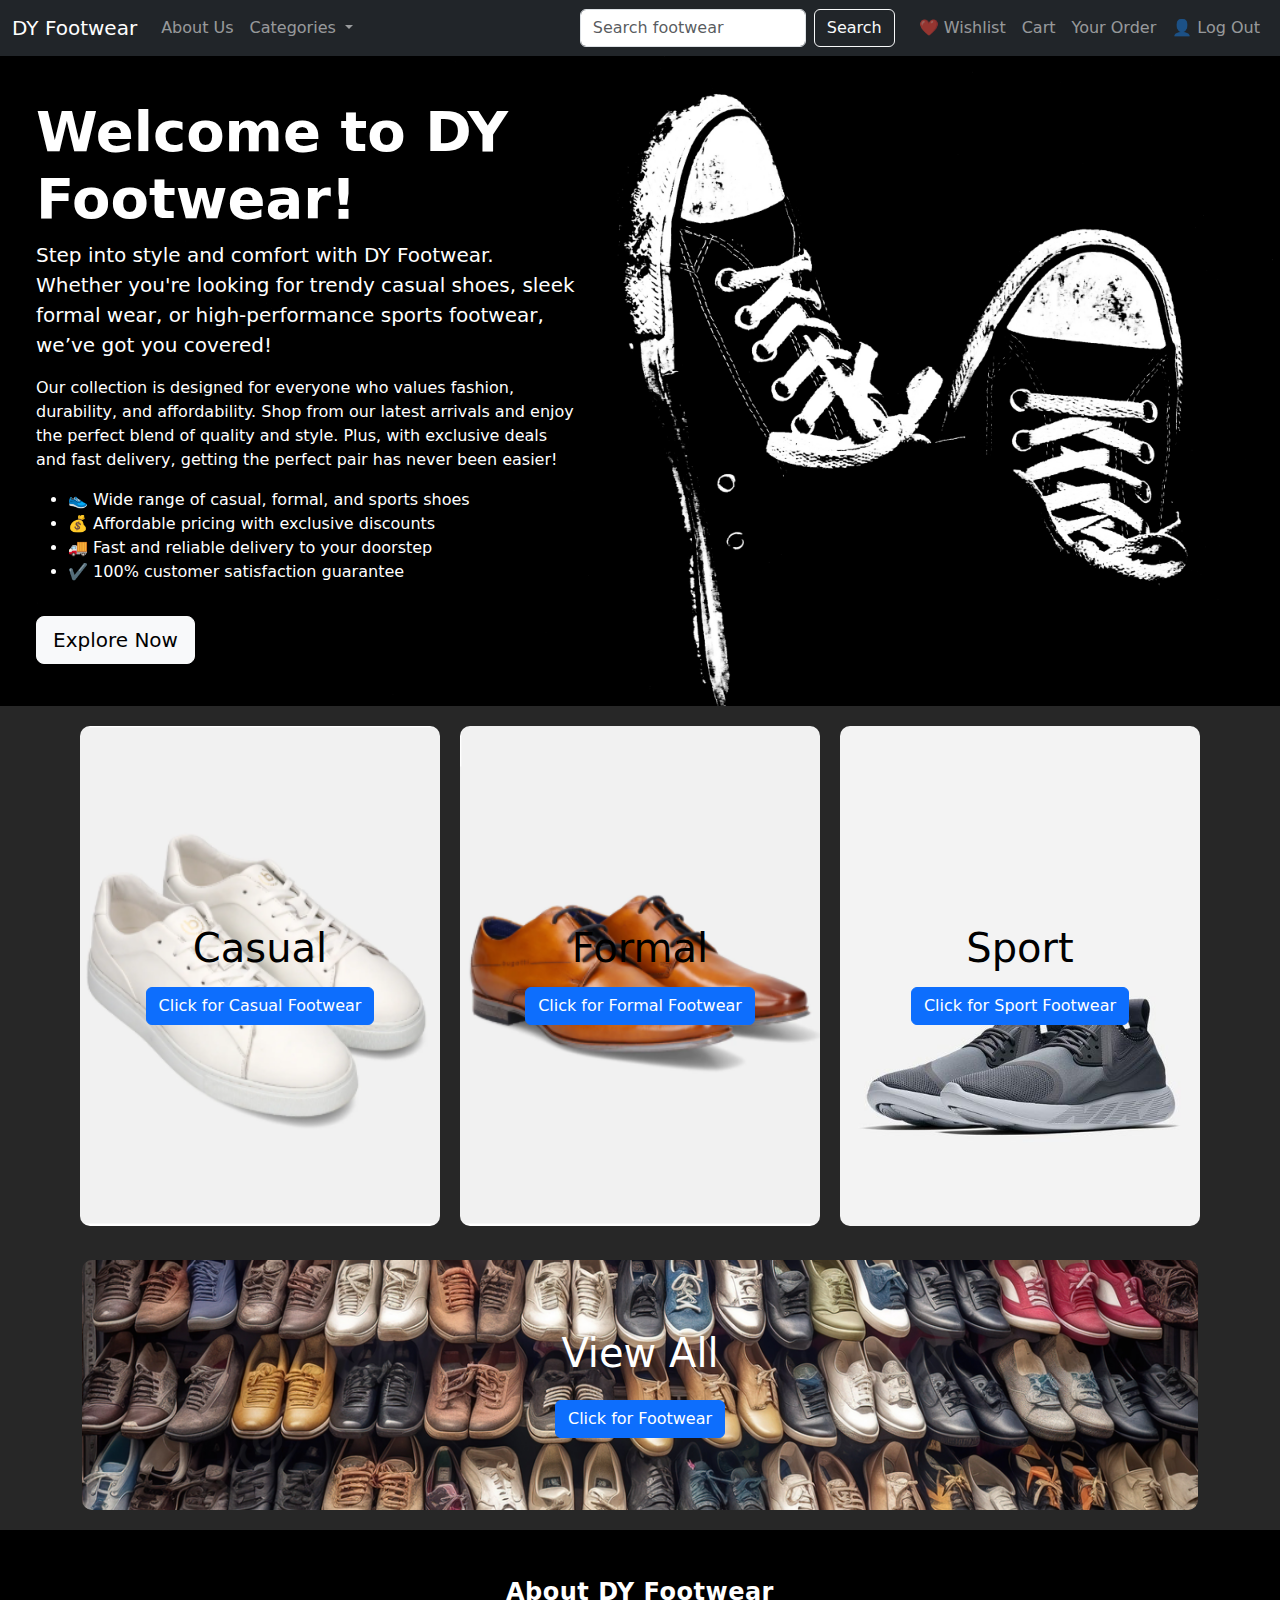
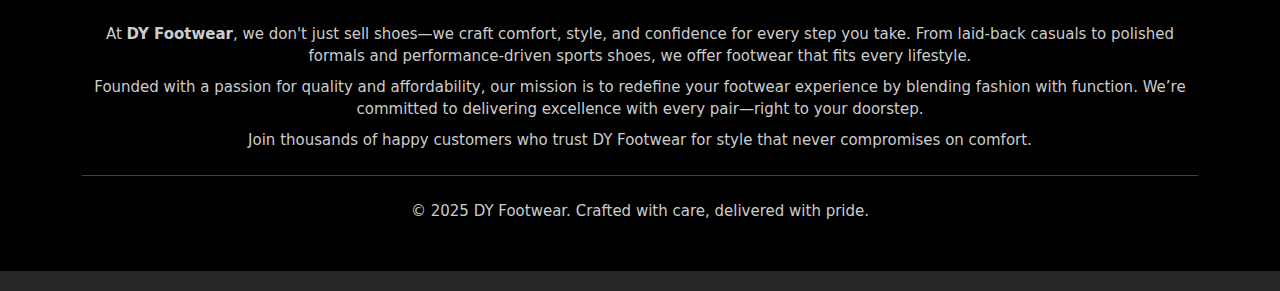
<file: index.html>
<!DOCTYPE html>
<html lang="en">

<head>
    <meta charset="UTF-8">
    <meta name="viewport" content="width=device-width, initial-scale=1.0">
    <title>DY Footwear</title>
    <link rel="icon" type="image/png" href="./img/bg/logo_shoe_-removebg-preview.png">
    <link rel="stylesheet" href="styles.css">
    <link href="https://cdn.jsdelivr.net/npm/bootstrap@5.3.3/dist/css/bootstrap.min.css" rel="stylesheet">
</head>

<body>
    <!-- Navigation Bar -->
    <nav class="navbar navbar-expand-lg navbar-dark bg-dark sticky-top">
        <div class="container-fluid">
            <a class="navbar-brand" href="#">DY Footwear</a>

            <!-- Toggle Button for Mobile View -->
            <button class="navbar-toggler" type="button" data-bs-toggle="collapse" data-bs-target="#navbarNav">
                <span class="navbar-toggler-icon"></span>
            </button>

            <!-- Navbar Links -->
            <div class="collapse navbar-collapse" id="navbarNav">
                <ul class="navbar-nav me-auto">
                    <li class="nav-item">
                        <a class="nav-link" href="#aboutUsSection">About Us</a>

                    </li>

                    <!-- Categories Dropdown -->
                    <li class="nav-item dropdown">
                        <a class="nav-link dropdown-toggle" href="#" id="categoriesDropdown" role="button"
                            data-bs-toggle="dropdown">
                            Categories
                        </a>
                        <ul class="dropdown-menu">
                            <li><a class="dropdown-item" href="./product_page/casual_page/casual.html">Casual</a></li>
                            <li><a class="dropdown-item" href="./product_page/formal_page/formal.html">Formal</a></li>
                            <li><a class="dropdown-item" href="./product_page/sport_page/sport.html">Sports</a></li>
                        </ul>
                    </li>
                </ul>

                <!-- Search Bar -->
                <form class="d-flex me-3">
                    <input class="form-control me-2" type="search" placeholder="Search footwear">
                    <button class="btn btn-outline-light" type="submit">Search</button>
                </form>

                <!-- Wishlist, Cart, Login -->
                <ul class="navbar-nav">
                    <li class="nav-item">
                        <a class="nav-link" href="./product_page/wishlist.html">❤️ Wishlist</a>
                    </li>
                    <li class="nav-item">
                        <a class="nav-link" href="./product_page/cart.html">Cart</a>
                    </li>
                    <li class="nav-item">
                        <a class="nav-link" href="./product_page/checkout.html">Your Order</a>
                    </li>
                    <li class="nav-item">
                        <a class="nav-link" href="./login.html">👤 Log Out</a>
                    </li>
                </ul>
            </div>
        </div>
    </nav>

    <!-- Header -->
<!-- Header / Welcome Section -->
<div class="wel container-fluid g-0 d-flex align-items-center">
    <div class="row w-100">
        <div class="col-md-6 text-white p-5">
            <h1 class="display-4 fw-bold">Welcome to DY Footwear!</h1>
            <p class="lead">
                Step into style and comfort with DY Footwear. Whether you're looking for trendy casual shoes, sleek formal wear, or high-performance sports footwear, we’ve got you covered!
            </p>
            <p>
                Our collection is designed for everyone who values fashion, durability, and affordability. Shop from our latest arrivals and enjoy the perfect blend of quality and style. Plus, with exclusive deals and fast delivery, getting the perfect pair has never been easier!
            </p>
            <ul>
                <li>👟 Wide range of casual, formal, and sports shoes</li>
                <li>💰 Affordable pricing with exclusive discounts</li>
                <li>🚚 Fast and reliable delivery to your doorstep</li>
                <li>✔️ 100% customer satisfaction guarantee</li>
            </ul>
            <a href="./product_page/View_all/view_all.html">
                <button class="btn btn-light btn-lg mt-3">Explore Now</button>
            </a>
        </div>
    </div>
</div>


    <!-- Categories Section -->
    <div class="bg">
        <div class="container">
            <div class="row">
                <div class="cas col text-center">
                    <h1>Casual</h1>
                    <a href="./product_page/casual_page/casual.html">
                        <button type="button" class="btn btn-primary">Click for Casual Footwear</button>
                    </a>
                </div>
                <div class="for col text-center">
                    <h1>Formal</h1>
                    <a href="./product_page/formal_page/formal.html">
                        <button type="button" class="btn btn-primary">Click for Formal Footwear</button>
                    </a>
                </div>
                <div class="spo col text-center">
                    <h1>Sport</h1>
                    <a href="./product_page/sport_page/sport.html">
                        <button type="button" class="btn btn-primary">Click for Sport Footwear</button>
                    </a>
                </div>
            </div>
        </div>

        <!-- View All Section -->
        <!-- View All Section -->
<div class="container text-center mt-4">
    <div class="view d-flex flex-column justify-content-center align-items-center">
        <h1 class="mb-3">View All</h1>
        <a href="./product_page/View_all/view_all.html">
            <button type="button" class="btn btn-primary">Click for Footwear</button>
        </a>
    </div>
</div>



<!-- Footer -->
<!-- Footer -->
<footer id="aboutUsSection" class="text-white py-5">
    <div class="container text-center">
        <h4 class="mb-3">About DY Footwear</h4>
        <p class="mb-2">
            At <strong>DY Footwear</strong>, we don't just sell shoes—we craft comfort, style, and confidence for every step you take. 
            From laid-back casuals to polished formals and performance-driven sports shoes, we offer footwear that fits every lifestyle.
        </p>
        <p class="mb-2">
            Founded with a passion for quality and affordability, our mission is to redefine your footwear experience by blending 
            fashion with function. We’re committed to delivering excellence with every pair—right to your doorstep.
        </p>
        <p class="mb-2">
            Join thousands of happy customers who trust DY Footwear for style that never compromises on comfort.
        </p>
        <hr class="bg-light my-4">
        <p class="mb-0">&copy; 2025 DY Footwear. Crafted with care, delivered with pride.</p>
    </div>
</footer>



    <script src="https://cdn.jsdelivr.net/npm/bootstrap@5.3.3/dist/js/bootstrap.bundle.min.js"></script>
   

</body>

</html>
</file>
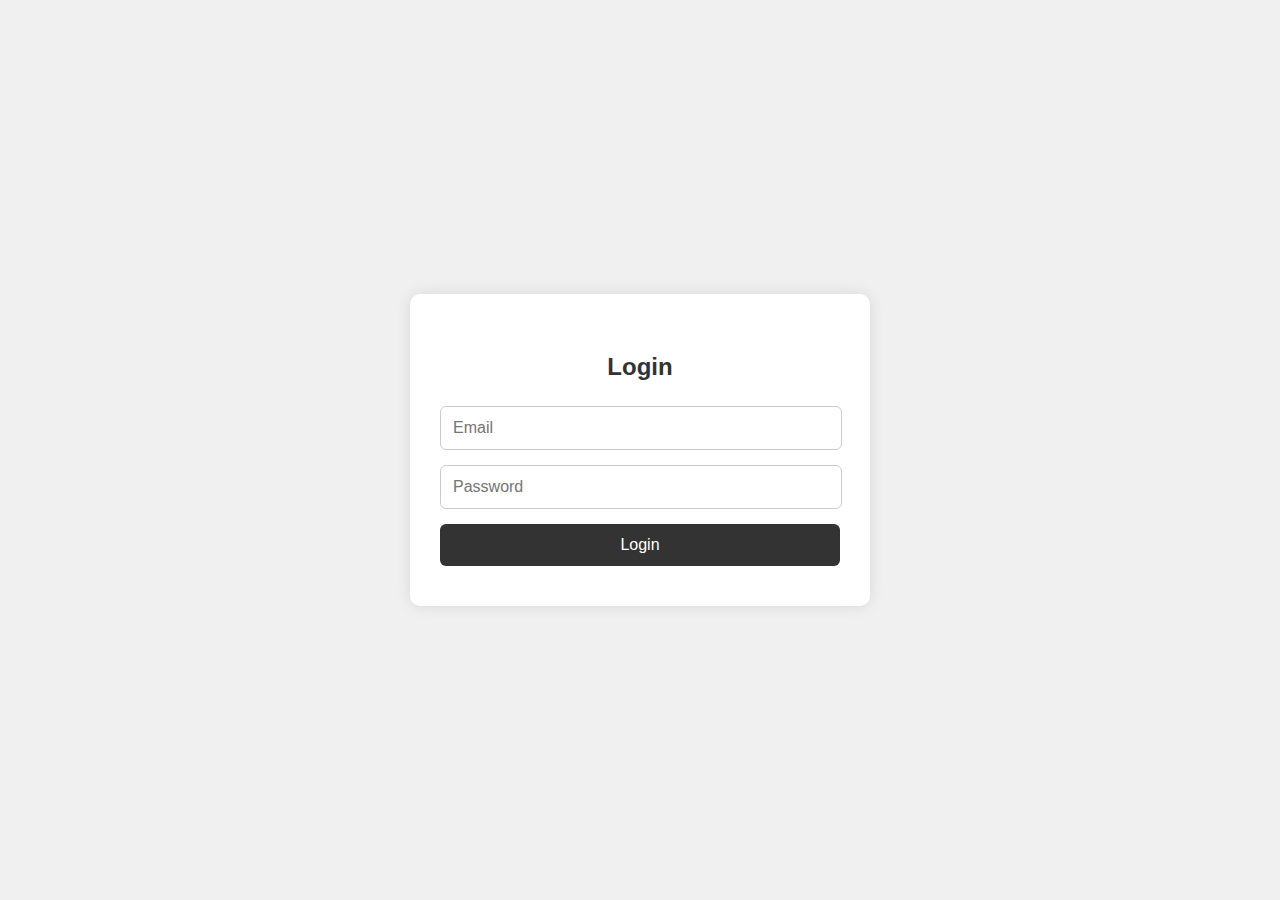
<file: login.html>
<!DOCTYPE html>
<html lang="en">
<head>
  <meta charset="UTF-8">
  <title>Login - DY Footwear</title>
  <link rel="stylesheet" href="./login.css">
</head>
<body>
  <div class="form-wrapper">
    <div class="form-container">
      <h2>Login</h2>
      <form id="loginForm">
        <input type="email" id="email" placeholder="Email" required />
        <input type="password" id="password" placeholder="Password" required />
        <button type="submit">Login</button>
        <p id="error-message">Invalid credentials!</p>
      </form>
    </div>
  </div>

  <script>
    const form = document.getElementById("loginForm");
    const error = document.getElementById("error-message");

    form.addEventListener("submit", function(e) {
      e.preventDefault();

      const email = document.getElementById("email").value;
      const password = document.getElementById("password").value;

      const validEmail = "dhinesh@gmail.com";
      const validPassword = "dhinesh123";

      if (email === validEmail && password === validPassword) {
        window.location.href = "index.html";
      } else {
        error.style.display = "block";
      }
    });
  </script>
</body>
</html>
</file>
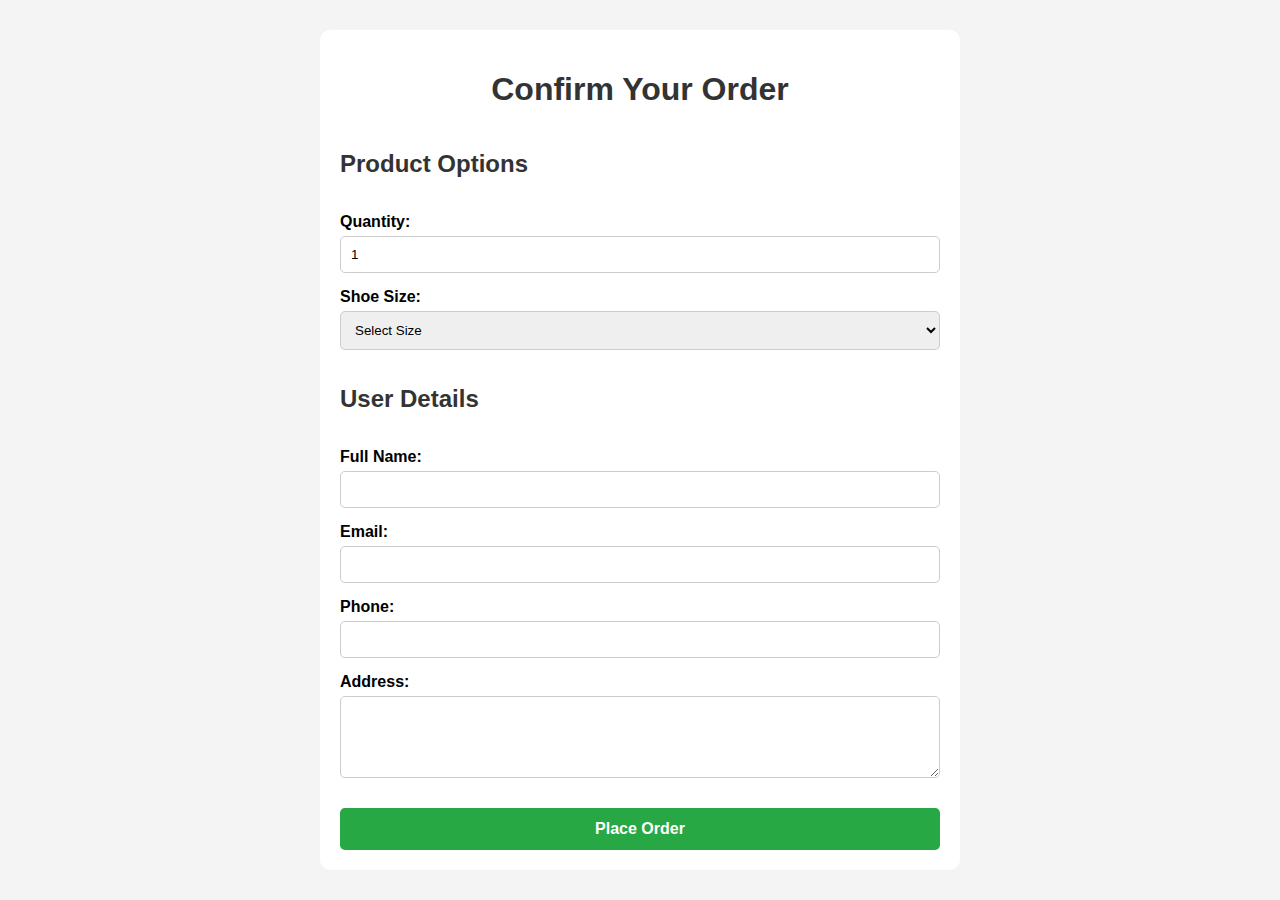
<file: product_page/buy.html>
<!DOCTYPE html>
<html lang="en">
<head>
  <meta charset="UTF-8" />
  <title>Buy Product - DY Footwear</title>
  <link rel="stylesheet" href="buy.css" />
</head>
<body>
  <div class="container">
    <h1>Confirm Your Order</h1>

    <div class="product-details" id="product-details"></div>

    <form id="order-form">
      <h2>Product Options</h2>
      <label>Quantity:
        <input type="number" name="quantity" min="1" value="1" required />
      </label>
      <label>Shoe Size:
        <select name="size" required>
          <option value="">Select Size</option>
          <option>6</option>
          <option>7</option>
          <option>8</option>
          <option>9</option>
          <option>10</option>
        </select>
      </label>

      <h2>User Details</h2>
      <label>Full Name:
        <input type="text" name="fullname" required />
      </label>
      <label>Email:
        <input type="email" name="email" required />
      </label>
      <label>Phone:
        <input type="tel" name="phone" required />
      </label>
      <label>Address:
        <textarea name="address" rows="4" required></textarea>
      </label>

      <button type="submit">Place Order</button>
    </form>
  </div>

  <script>
    const product = JSON.parse(localStorage.getItem('selectedProduct'));
    const details = document.getElementById('product-details');

    if (product) {
      details.innerHTML = `
        <img src="${product.image}" alt="${product.name}" />
        <h3>${product.name}</h3>
        <p>Price: ${product.price}</p>
      `;
    }

    document.getElementById('order-form').addEventListener('submit', function (e) {
      e.preventDefault();
      alert("Order placed successfully!");
      localStorage.removeItem('selectedProduct');
      window.location.href = 'casual.html'; // Or home page
    });
  </script>
</body>
</html>
</file>
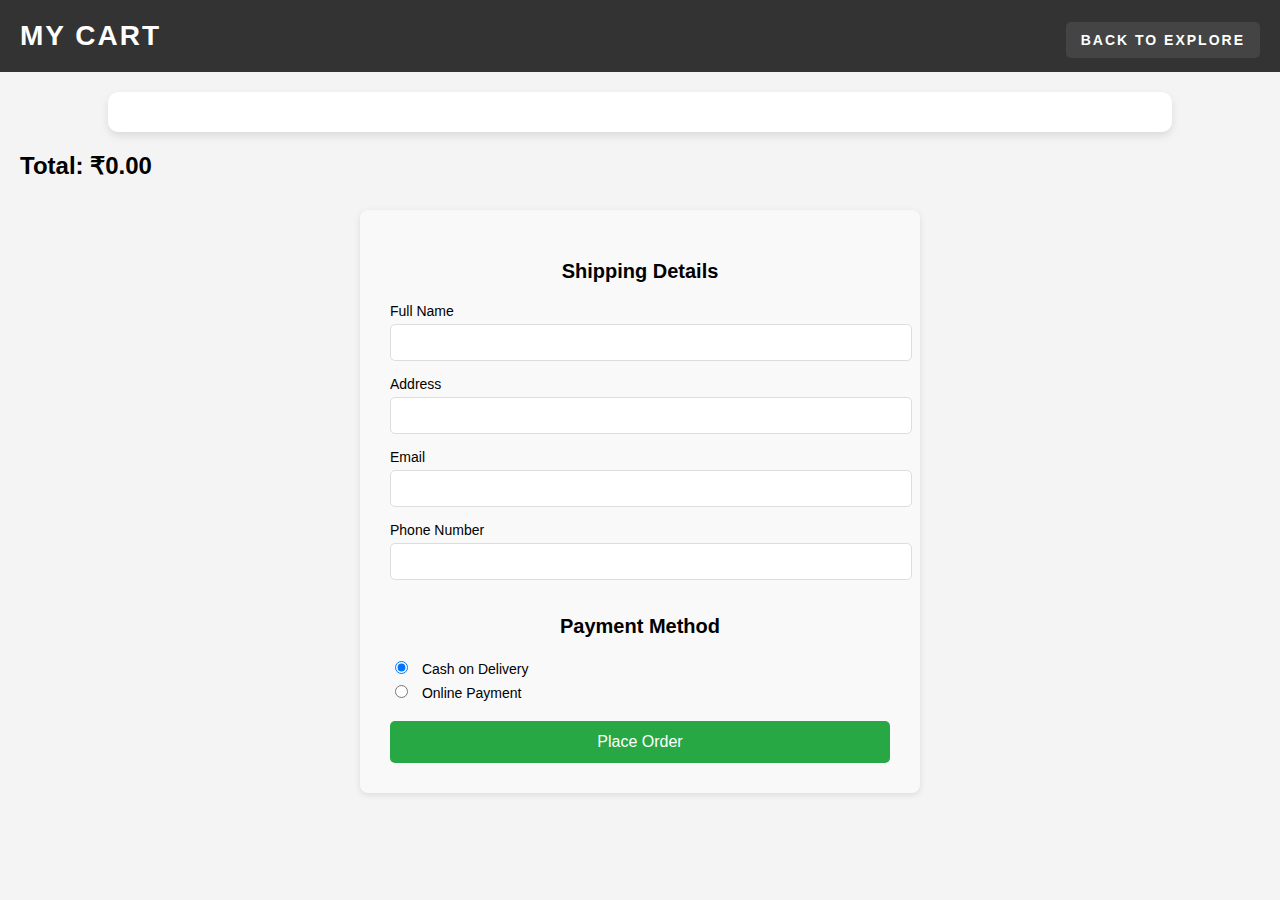
<file: product_page/cart.html>
<!DOCTYPE html>
<html lang="en">
<head>
  <meta charset="UTF-8" />
  <title>My Cart - DY Footwear</title>
  <link rel="stylesheet" href="./cart.css" />
</head>
<body>
    <div class="header">
        MY CART
        <div class="top-buttons">
          
          <a href="../index.html" class="top-link">Back to Explore </a>
        </div>
      </div>

  <div class="container" id="cart-items"></div>
  

  <h2 id="total-price" style="margin-left: 20px;">Total: ₹0.00</h2>

  <!-- Shipping Details Form -->
  <div class="shipping-form">
    <h3>Shipping Details</h3>
    <form id="shipping-form">
      <label for="name">Full Name</label>
      <input type="text" id="name" name="name" required />

      <label for="address">Address</label>
      <input type="text" id="address" name="address" required />

      <label for="email">Email</label>
      <input type="email" id="email" name="email" required />

      <label for="phone">Phone Number</label>
      <input type="tel" id="phone" name="phone" required />

      <h3>Payment Method</h3>
      <label>
        <input type="radio" name="payment-method" value="cod" checked /> Cash on Delivery
      </label>
      <label>
        <input type="radio" name="payment-method" value="online" /> Online Payment
      </label>

      <!-- Online Payment Details -->
      <div id="payment-details" class="payment-details">
        <label for="card-number">Card Number</label>
        <input type="text" id="card-number" name="card-number" placeholder="XXXX XXXX XXXX XXXX" />

        <label for="expiry-date">Expiry Date</label>
        <input type="text" id="expiry-date" name="expiry-date" placeholder="MM/YY" />

        <label for="cvv">CVV</label>
        <input type="number" id="cvv" name="cvv" placeholder="XXX" />
      </div>

      <button type="submit">Place Order</button>
    </form>
  </div>

  <script src="./script.js"></script>
  
  
</body>
</html>
</file>
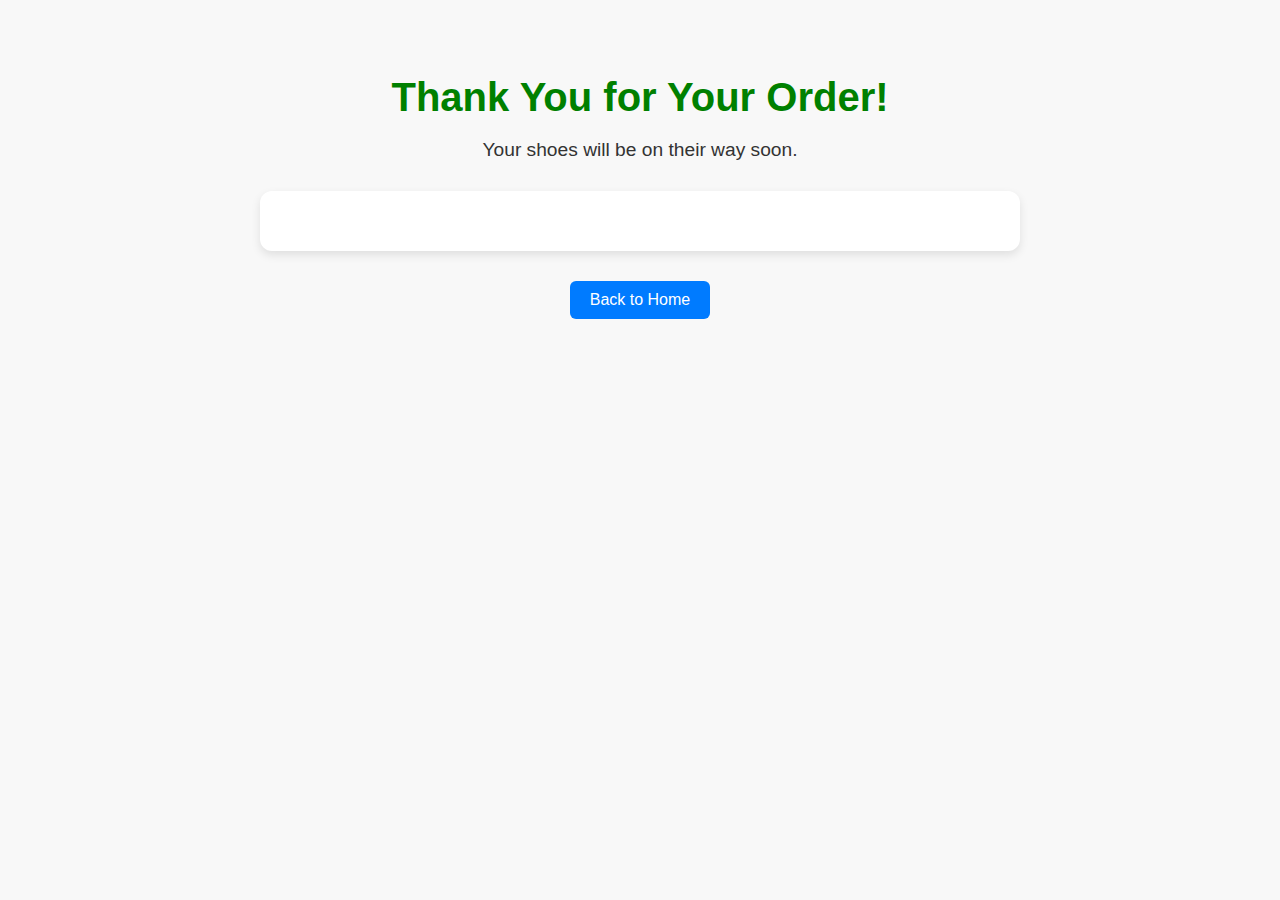
<file: product_page/checkout.html>
<!DOCTYPE html>
<html lang="en">
<head>
    <meta charset="UTF-8">
    <meta name="viewport" content="width=device-width, initial-scale=1.0">
    <title>Dy footwezr</title>
    <link rel="stylesheet" href="./checkout.css">
</head>
<body>
    
</body>
</html>

<body>
    <h1>Thank You for Your Order!</h1>
    <p>Your shoes will be on their way soon. </p>
  
    <div id="order-summary"></div>
  
    <a href="../index.html">Back to Home</a>
  
    <script>
      const orderData = JSON.parse(localStorage.getItem("orderData"));
    
      if (orderData) {
        const summary = document.getElementById("order-summary");
        const { cart, shippingDetails, total } = orderData;
    
        summary.innerHTML = `
          <h2>Order Summary</h2>
          ${cart.map(item => `
            <div style="margin-bottom: 15px; border: 1px solid #ccc; padding: 10px;">
              <img src="${item.image}" alt="${item.name}" width="120" style="margin-bottom: 10px;"><br/>
              <strong>${item.name}</strong><br />
              Quantity: ${item.quantity}<br />
              Size: ${item.size}<br />
              Price: ${item.price}
            </div>
          `).join('')}
          <h3>Total: ${total}</h3>
          <h2>Shipping Details</h2>
          <p>
            Name: ${shippingDetails.name}<br />
            Address: ${shippingDetails.address}<br />
            Email: ${shippingDetails.email}<br />
            Phone: ${shippingDetails.phone}<br />
            Payment Method: ${shippingDetails.paymentMethod === 'online' ? 'Online Payment' : 'Cash on Delivery'}
          </p>
        `;
      }
    </script>
    
  </body>
</file>
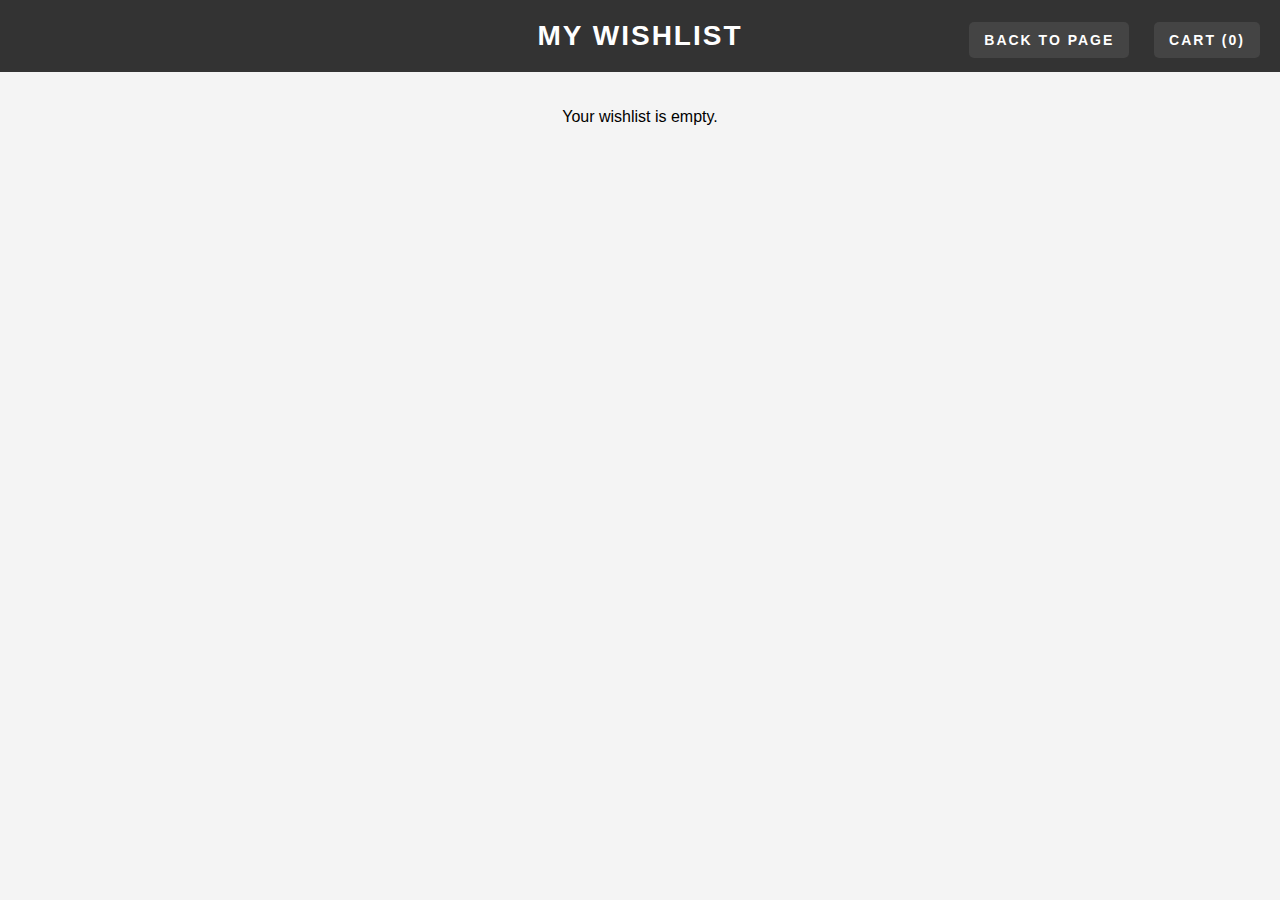
<file: product_page/wishlist.html>
<!DOCTYPE html>
<html lang="en">
<head>
  <meta charset="UTF-8" />
  <meta name="viewport" content="width=device-width, initial-scale=1.0"/>
  <title>My Wishlist - DY Footwear</title>
  <link rel="stylesheet" href="./wishlist.css">
</head>
<body>
  <div class="header">
    My Wishlist
    <div class="top-buttons">
      <a href="../index.html" class="top-link">Back to Page</a>
      <a href="./cart.html" class="top-link">Cart (<span id="cart-count">0</span>)</a>
    </div>
  </div>

  <div class="container" id="wishlist-container">
    <!-- Wishlist items will be dynamically inserted here -->
  </div>

  <script>
    const wishlist = JSON.parse(localStorage.getItem('wishlist')) || [];
    const container = document.getElementById('wishlist-container');

    // Initialize cart count from localStorage
    let cartCount = JSON.parse(localStorage.getItem('cart')) ? JSON.parse(localStorage.getItem('cart')).length : 0;
    document.getElementById('cart-count').innerText = cartCount;

    // Function to update the wishlist in localStorage and re-render the page
    function updateWishlist() {
      localStorage.setItem('wishlist', JSON.stringify(wishlist));
      renderWishlist();
    }

    // Function to render the wishlist items
    function renderWishlist() {
      container.innerHTML = ''; // Clear the container

      if (wishlist.length === 0) {
        container.innerHTML = '<p>Your wishlist is empty.</p>';
      } else {
        wishlist.forEach((item, index) => {
          const div = document.createElement('div');
          div.classList.add('product');
          div.innerHTML = `
            <img src="${item.image}" alt="${item.name}">
            <h3>${item.name}</h3>
            <p>${item.price}</p>
            <div class="action-buttons">
              <a href="#" class="wishlist" onclick="removeFromWishlist(${index})">Remove from Wishlist</a>
              <a href="#" class="cart" onclick="addToCart(${index})">Add to Cart</a>
            </div>
          `;
          container.appendChild(div);
        });
      }
    }

    // Function to remove an item from the wishlist
    function removeFromWishlist(index) {
      wishlist.splice(index, 1); // Remove item from the wishlist array
      updateWishlist(); // Update localStorage and re-render the page
    }

    // Function to add an item from the wishlist to the cart
    function addToCart(index) {
      // Get the selected item from the wishlist
      const item = wishlist[index];

      // Get cart from localStorage
      let cart = JSON.parse(localStorage.getItem('cart')) || [];

      // Add the item to the cart
      cart.push(item);

      // Save the updated cart in localStorage
      localStorage.setItem('cart', JSON.stringify(cart));

      // Update cart count on the page
      cartCount++;
      document.getElementById('cart-count').innerText = cartCount;

      // Optional: Alert the user
      alert(`${item.name} added to cart!`);
    }

    // Initial render of wishlist items
    renderWishlist();
  </script>
</body>
</html>
</file>
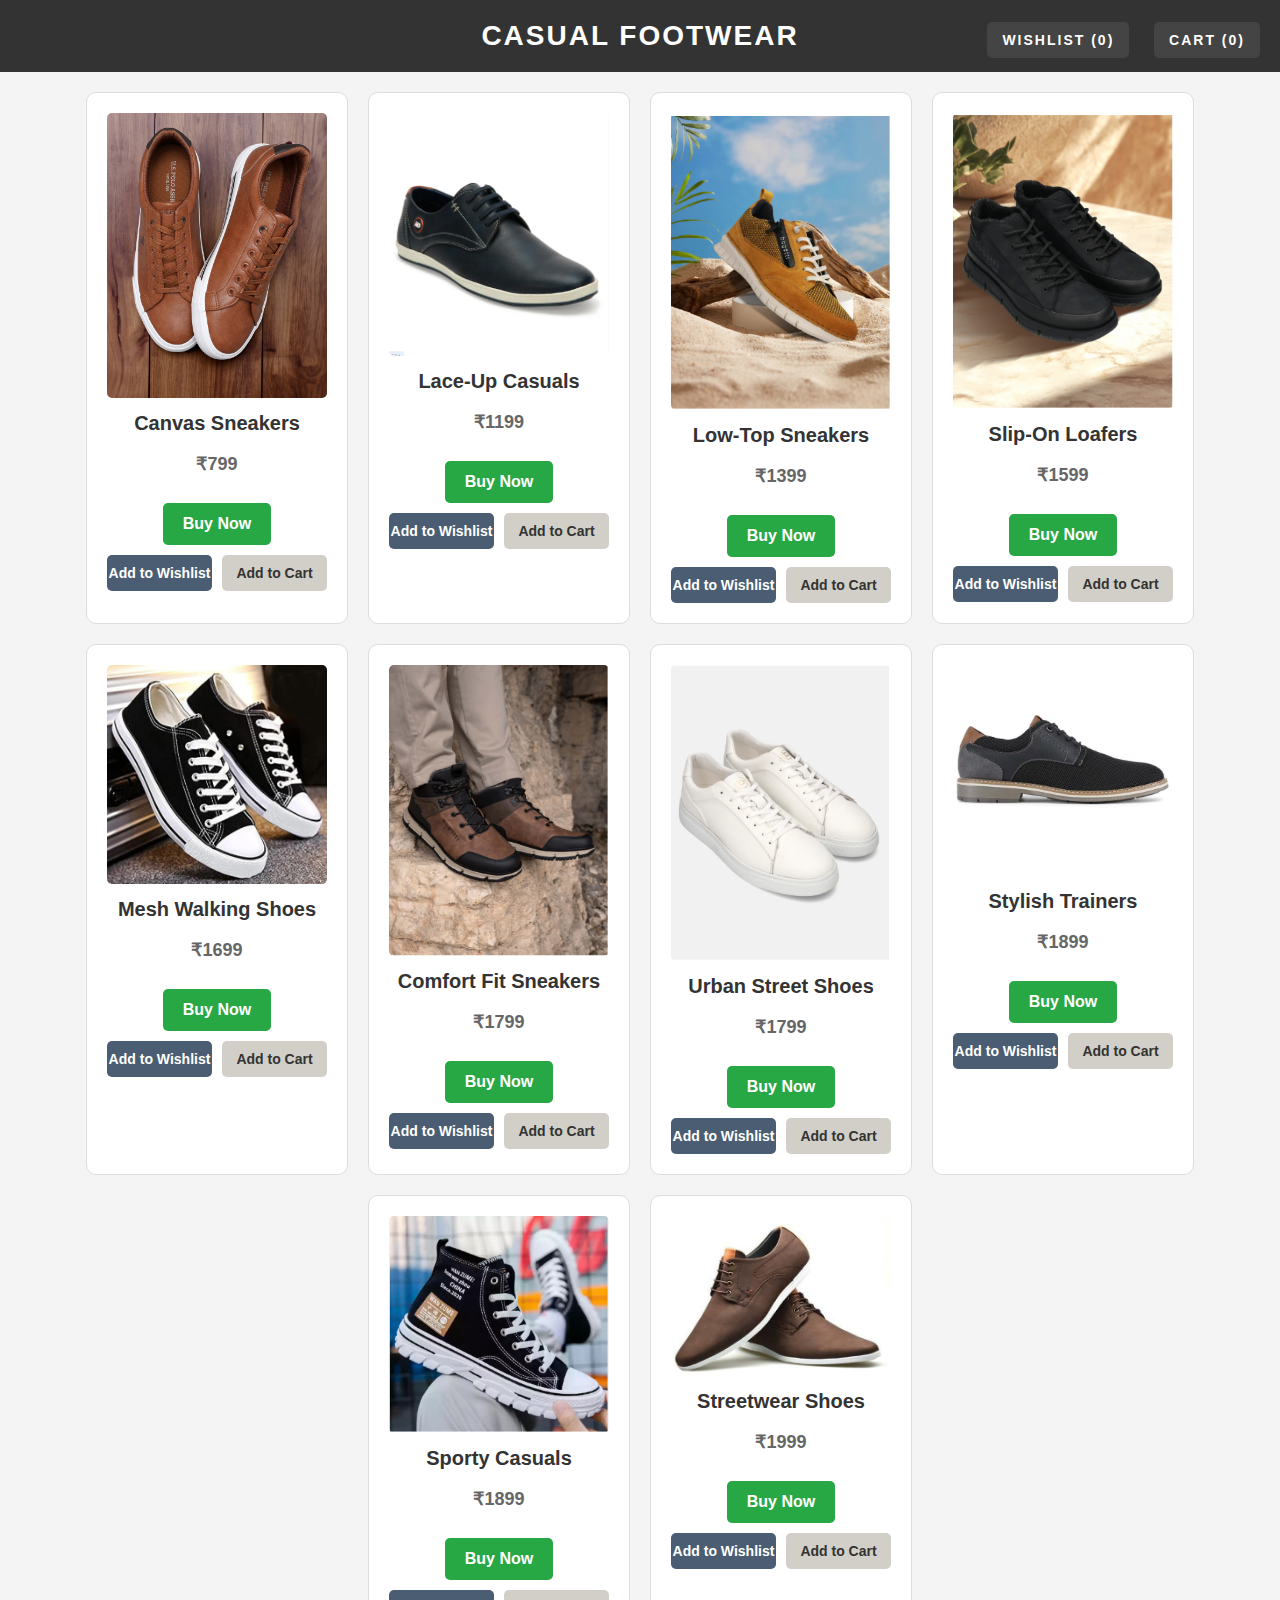
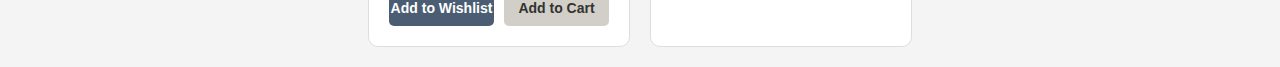
<file: product_page/casual_page/casual.html>
<!DOCTYPE html>
<html lang="en">
<head>
  <meta charset="UTF-8" />
  <meta name="viewport" content="width=device-width, initial-scale=1.0"/>
  <title>DY Footwear</title>
  <link rel="stylesheet" href="styles.css" />
</head>
<body>
  <div class="header">
    CASUAL FOOTWEAR
    <div class="top-buttons">
      <a href="../wishlist.html" class="top-link">Wishlist (<span id="wishlist-count">0</span>)</a>
      <a href="../cart.html" class="top-link">Cart (<span id="cart-count">0</span>)</a>
    </div>
  </div>

  <div class="container">

    <div class="product">
      <img src="./img/1.jpg" alt="Canvas Sneakers">
      <h3>Canvas Sneakers</h3>
      <p>₹799</p>
      <a href="#" class="button">Buy Now</a>
      <div class="action-buttons">
        <a href="#" class="wishlist">Add to Wishlist</a>
        <a href="#" class="cart">Add to Cart</a>
      </div>
    </div>

    <div class="product">
      <img src="./img/3.PNG" alt="Lace-Up Casuals">
      <h3>Lace-Up Casuals</h3>
      <p>₹1199</p>
      <a href="#" class="button">Buy Now</a>
      <div class="action-buttons">
        <a href="#" class="wishlist">Add to Wishlist</a>
        <a href="#" class="cart">Add to Cart</a>
      </div>
    </div>

    <div class="product">
      <img src="./img/4.PNG" alt="Low-Top Sneakers">
      <h3>Low-Top Sneakers</h3>
      <p>₹1399</p>
      <a href="#" class="button">Buy Now</a>
      <div class="action-buttons">
        <a href="#" class="wishlist">Add to Wishlist</a>
        <a href="#" class="cart">Add to Cart</a>
      </div>
    </div>

    <div class="product">
      <img src="./img/5.PNG" alt="Slip-On Loafers">
      <h3>Slip-On Loafers</h3>
      <p>₹1599</p>
      <a href="#" class="button">Buy Now</a>
      <div class="action-buttons">
        <a href="#" class="wishlist">Add to Wishlist</a>
        <a href="#" class="cart">Add to Cart</a>
      </div>
    </div>

    <div class="product">
      <img src="./img/51jslggR6jL._AC_UY1000_.jpg" alt="Mesh Walking Shoes">
      <h3>Mesh Walking Shoes</h3>
      <p>₹1699</p>
      <a href="#" class="button">Buy Now</a>
      <div class="action-buttons">
        <a href="#" class="wishlist">Add to Wishlist</a>
        <a href="#" class="cart">Add to Cart</a>
      </div>
    </div>

    <div class="product">
      <img src="./img/6.PNG" alt="Comfort Fit Sneakers">
      <h3>Comfort Fit Sneakers</h3>
      <p>₹1799</p>
      <a href="#" class="button">Buy Now</a>
      <div class="action-buttons">
        <a href="#" class="wishlist">Add to Wishlist</a>
        <a href="#" class="cart">Add to Cart</a>
      </div>
    </div>

    <div class="product">
      <img src="./img/7.PNG" alt="Urban Street Shoes">
      <h3>Urban Street Shoes</h3>
      <p>₹1799</p>
      <a href="#" class="button">Buy Now</a>
      <div class="action-buttons">
        <a href="#" class="wishlist">Add to Wishlist</a>
        <a href="#" class="cart">Add to Cart</a>
      </div>
    </div>

    <div class="product">
      <img src="./img/Capture.PNG" alt="Stylish Trainers">
      <h3>Stylish Trainers</h3>
      <p>₹1899</p>
      <a href="#" class="button">Buy Now</a>
      <div class="action-buttons">
        <a href="#" class="wishlist">Add to Wishlist</a>
        <a href="#" class="cart">Add to Cart</a>
      </div>
    </div>

    <div class="product">
      <img src="./img/Capture1.PNG" alt="Sporty Casuals">
      <h3>Sporty Casuals</h3>
      <p>₹1899</p>
      <a href="#" class="button">Buy Now</a>
      <div class="action-buttons">
        <a href="#" class="wishlist">Add to Wishlist</a>
        <a href="#" class="cart">Add to Cart</a>
      </div>
    </div>

    <div class="product">
      <img src="./img/mens-casual-shoes-1645002014-6204612.jpeg" alt="Streetwear Shoes">
      <h3>Streetwear Shoes</h3>
      <p>₹1999</p>
      <a href="#" class="button">Buy Now</a>
      <div class="action-buttons">
        <a href="#" class="wishlist">Add to Wishlist</a>
        <a href="#" class="cart">Add to Cart</a>
      </div>
    </div>

  </div>

  <script>
    // Initialize cart and wishlist counts from localStorage if available
    let cartCount = JSON.parse(localStorage.getItem('cart')) ? JSON.parse(localStorage.getItem('cart')).length : 0;
    let wishlistCount = JSON.parse(localStorage.getItem('wishlist')) ? JSON.parse(localStorage.getItem('wishlist')).length : 0;
  
    // Update the cart and wishlist counts on page load
    document.getElementById('cart-count').innerText = cartCount;
    document.getElementById('wishlist-count').innerText = wishlistCount;
  
    // Handle "Add to Cart" button clicks
    document.querySelectorAll('.cart').forEach(button => {
      button.addEventListener('click', function (e) {
        e.preventDefault();
        
        // Get product details
        const product = this.closest('.product');
        const name = product.querySelector('h3').innerText;
        const price = product.querySelector('p').innerText;
        const image = product.querySelector('img').src;
  
        // Create product object
        const item = {
          name,
          price,
          image
        };
  
        // Get cart from localStorage
        let cart = JSON.parse(localStorage.getItem('cart')) || [];
  
        // Add the product to the cart
        cart.push(item);
  
        // Save the updated cart in localStorage
        localStorage.setItem('cart', JSON.stringify(cart));
  
        // Update cart count on the page
        cartCount++;
        document.getElementById('cart-count').innerText = cartCount;
  
        // Optional: Alert the user
        alert(`${name} added to cart!`);
      });
    });
  
    // Handle "Add to Wishlist" button clicks
    document.querySelectorAll('.wishlist').forEach(button => {
      button.addEventListener('click', function (e) {
        e.preventDefault();
        
        // Get product details
        const product = this.closest('.product');
        const name = product.querySelector('h3').innerText;
        const price = product.querySelector('p').innerText;
        const image = product.querySelector('img').src;
  
        // Create product object
        const item = {
          name,
          price,
          image
        };
  
        // Get wishlist from localStorage
        let wishlist = JSON.parse(localStorage.getItem('wishlist')) || [];
  
        // Add the product to the wishlist
        wishlist.push(item);
  
        // Save the updated wishlist in localStorage
        localStorage.setItem('wishlist', JSON.stringify(wishlist));
  
        // Update wishlist count on the page
        wishlistCount++;
        document.getElementById('wishlist-count').innerText = wishlistCount;
  
        // Optional: Alert the user
        alert(`${name} added to wishlist!`);
      });
    });
  </script>
  
  <script src="../script.js"></script>


</body>
</html>
</file>
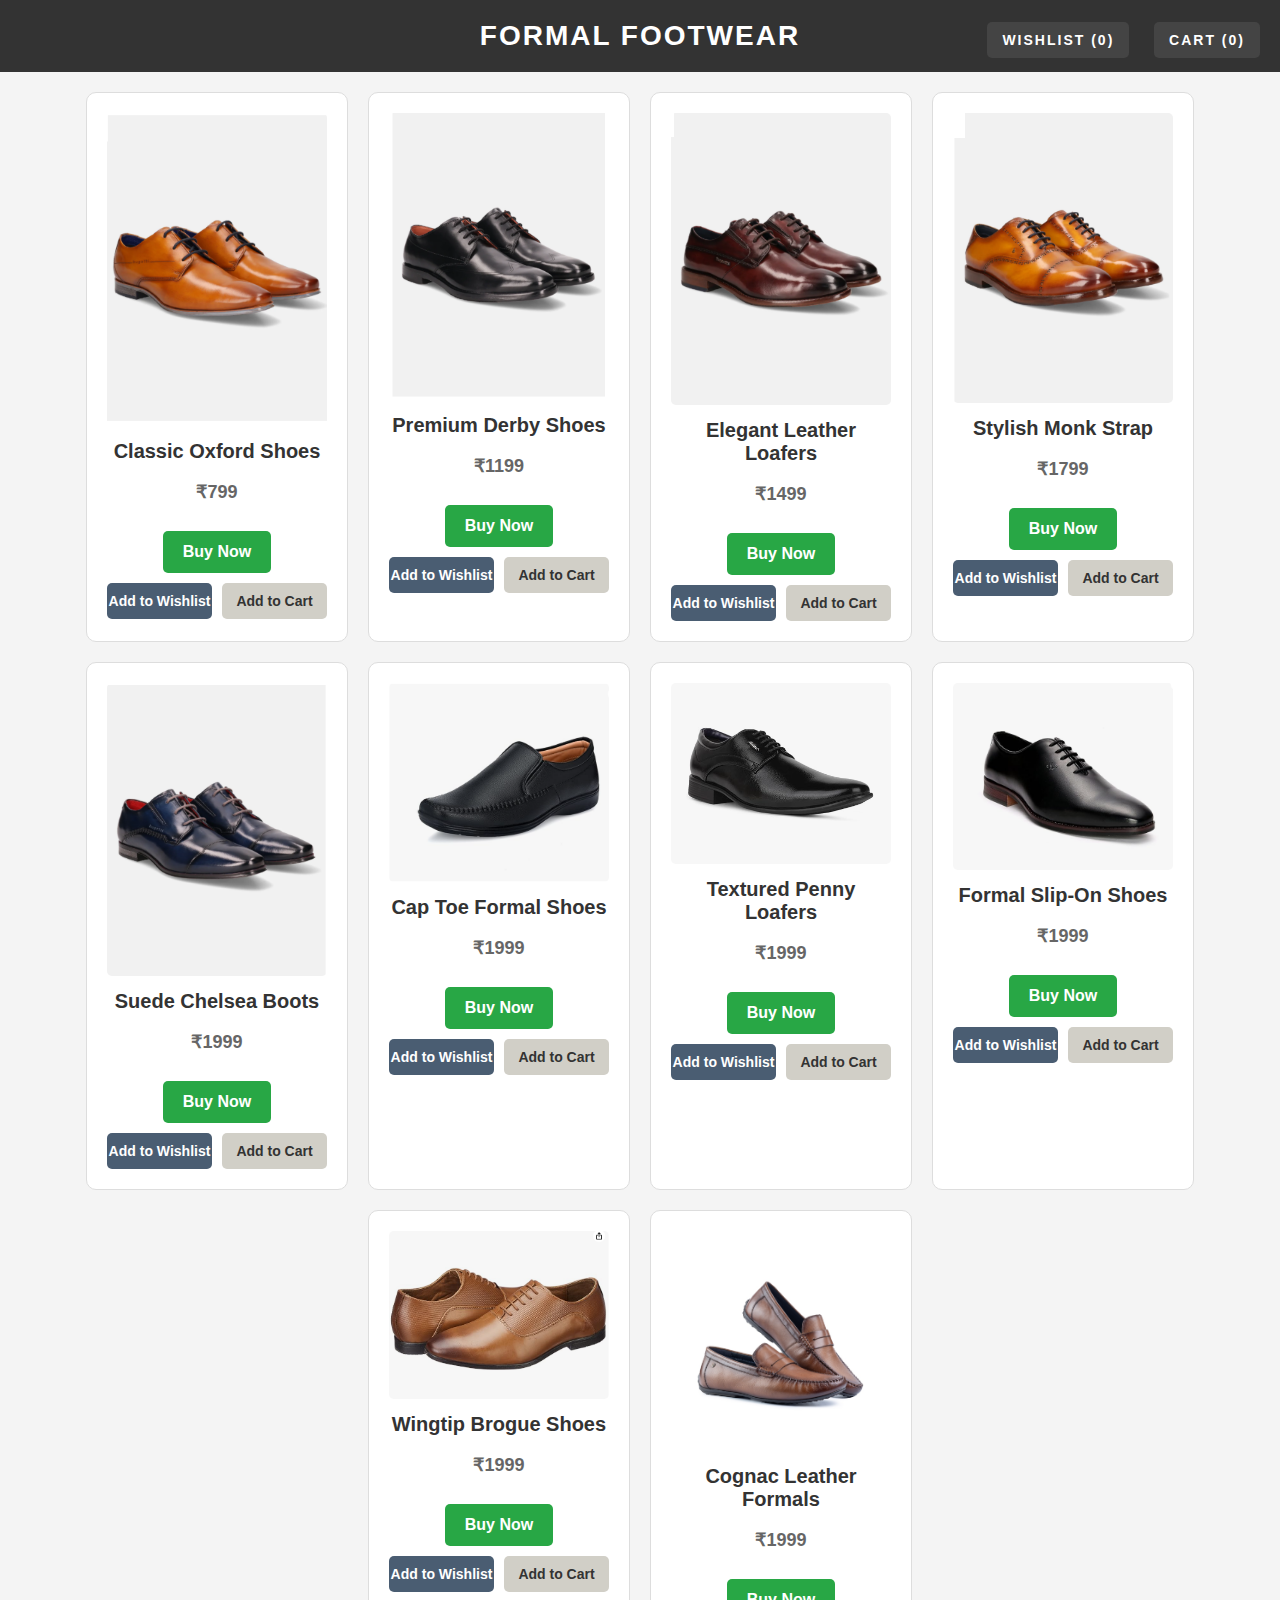
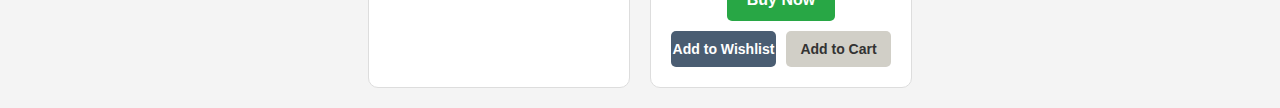
<file: product_page/formal_page/formal.html>
<!DOCTYPE html>
<html lang="en">
<head>
  <meta charset="UTF-8" />
  <meta name="viewport" content="width=device-width, initial-scale=1.0"/>
  <title>DY Footwear</title>
  <link rel="stylesheet" href="styles.css" />
</head>
<body>
  <div class="header">
    FORMAL FOOTWEAR
    <div class="top-buttons">
      <a href="../wishlist.html" class="top-link">Wishlist (<span id="wishlist-count">0</span>)</a>
      <a href="../cart.html" class="top-link">Cart (<span id="cart-count">0</span>)</a>
    </div>
  </div>
  <div class="container">

    <div class="product">
      <img src="./img/1.PNG" alt="Oxford Shoes" />
      <h3>Classic Oxford Shoes</h3>
      <p>₹799</p>
      <a href="#" class="button">Buy Now</a>
      <div class="action-buttons">
        <a href="#" class="wishlist">Add to Wishlist</a>
        <a href="#" class="cart">Add to Cart</a>
      </div>
    </div>

    <div class="product">
      <img src="./img/2.PNG" alt="Derby Shoes" />
      <h3>Premium Derby Shoes</h3>
      <p>₹1199</p>
      <a href="#" class="button">Buy Now</a>
      <div class="action-buttons">
        <a href="#" class="wishlist">Add to Wishlist</a>
        <a href="#" class="cart">Add to Cart</a>
      </div>
    </div>

    <div class="product">
      <img src="./img/3.PNG" alt="Loafers" />
      <h3>Elegant Leather Loafers</h3>
      <p>₹1499</p>
      <a href="#" class="button">Buy Now</a>
      <div class="action-buttons">
        <a href="#" class="wishlist">Add to Wishlist</a>
        <a href="#" class="cart">Add to Cart</a>
      </div>
    </div>

    <div class="product">
      <img src="./img/4.PNG" alt="Monk Strap" />
      <h3>Stylish Monk Strap</h3>
      <p>₹1799</p>
      <a href="#" class="button">Buy Now</a>
      <div class="action-buttons">
        <a href="#" class="wishlist">Add to Wishlist</a>
        <a href="#" class="cart">Add to Cart</a>
      </div>
    </div>

    <div class="product">
      <img src="./img/5.PNG" alt="Chelsea Boots" />
      <h3>Suede Chelsea Boots</h3>
      <p>₹1999</p>
      <a href="#" class="button">Buy Now</a>
      <div class="action-buttons">
        <a href="#" class="wishlist">Add to Wishlist</a>
        <a href="#" class="cart">Add to Cart</a>
      </div>
    </div>

    <div class="product">
      <img src="./img/6.PNG" alt="Cap Toe Shoes" />
      <h3>Cap Toe Formal Shoes</h3>
      <p>₹1999</p>
      <a href="#" class="button">Buy Now</a>
      <div class="action-buttons">
        <a href="#" class="wishlist">Add to Wishlist</a>
        <a href="#" class="cart">Add to Cart</a>
      </div>
    </div>

    <div class="product">
      <img src="./img/7.PNG" alt="Penny Loafers" />
      <h3>Textured Penny Loafers</h3>
      <p>₹1999</p>
      <a href="#" class="button">Buy Now</a>
      <div class="action-buttons">
        <a href="#" class="wishlist">Add to Wishlist</a>
        <a href="#" class="cart">Add to Cart</a>
      </div>
    </div>

    <div class="product">
      <img src="./img/8.PNG" alt="Slip-On" />
      <h3>Formal Slip-On Shoes</h3>
      <p>₹1999</p>
      <a href="#" class="button">Buy Now</a>
      <div class="action-buttons">
        <a href="#" class="wishlist">Add to Wishlist</a>
        <a href="#" class="cart">Add to Cart</a>
      </div>
    </div>

    <div class="product">
      <img src="./img/9.PNG" alt="Wingtip Brogues" />
      <h3>Wingtip Brogue Shoes</h3>
      <p>₹1999</p>
      <a href="#" class="button">Buy Now</a>
      <div class="action-buttons">
        <a href="#" class="wishlist">Add to Wishlist</a>
        <a href="#" class="cart">Add to Cart</a>
      </div>
    </div>

    <div class="product">
      <img src="./img/PC3050-COGNAC-WEB-1.jpg" alt="Cognac Leather" />
      <h3>Cognac Leather Formals</h3>
      <p>₹1999</p>
      <a href="#" class="button">Buy Now</a>
      <div class="action-buttons">
        <a href="#" class="wishlist">Add to Wishlist</a>
        <a href="#" class="cart">Add to Cart</a>
      </div>
    </div>

  </div>

  <script>
    // Initialize cart and wishlist counts from localStorage if available
    let cartCount = JSON.parse(localStorage.getItem('cart')) ? JSON.parse(localStorage.getItem('cart')).length : 0;
    let wishlistCount = JSON.parse(localStorage.getItem('wishlist')) ? JSON.parse(localStorage.getItem('wishlist')).length : 0;
  
    // Update the cart and wishlist counts on page load
    document.getElementById('cart-count').innerText = cartCount;
    document.getElementById('wishlist-count').innerText = wishlistCount;
  
    // Handle "Add to Cart" button clicks
    document.querySelectorAll('.cart').forEach(button => {
      button.addEventListener('click', function (e) {
        e.preventDefault();
        
        // Get product details
        const product = this.closest('.product');
        const name = product.querySelector('h3').innerText;
        const price = product.querySelector('p').innerText;
        const image = product.querySelector('img').src;
  
        // Create product object
        const item = {
          name,
          price,
          image
        };
  
        // Get cart from localStorage
        let cart = JSON.parse(localStorage.getItem('cart')) || [];
  
        // Add the product to the cart
        cart.push(item);
  
        // Save the updated cart in localStorage
        localStorage.setItem('cart', JSON.stringify(cart));
  
        // Update cart count on the page
        cartCount++;
        document.getElementById('cart-count').innerText = cartCount;
  
        // Optional: Alert the user
        alert(`${name} added to cart!`);
      });
    });
  
    // Handle "Add to Wishlist" button clicks
    document.querySelectorAll('.wishlist').forEach(button => {
      button.addEventListener('click', function (e) {
        e.preventDefault();
        
        // Get product details
        const product = this.closest('.product');
        const name = product.querySelector('h3').innerText;
        const price = product.querySelector('p').innerText;
        const image = product.querySelector('img').src;
  
        // Create product object
        const item = {
          name,
          price,
          image
        };
  
        // Get wishlist from localStorage
        let wishlist = JSON.parse(localStorage.getItem('wishlist')) || [];
  
        // Add the product to the wishlist
        wishlist.push(item);
  
        // Save the updated wishlist in localStorage
        localStorage.setItem('wishlist', JSON.stringify(wishlist));
  
        // Update wishlist count on the page
        wishlistCount++;
        document.getElementById('wishlist-count').innerText = wishlistCount;
  
        // Optional: Alert the user
        alert(`${name} added to wishlist!`);
      });
    });
  </script>
  
  <script src="../script.js"></script>


</body>
</html>
</file>
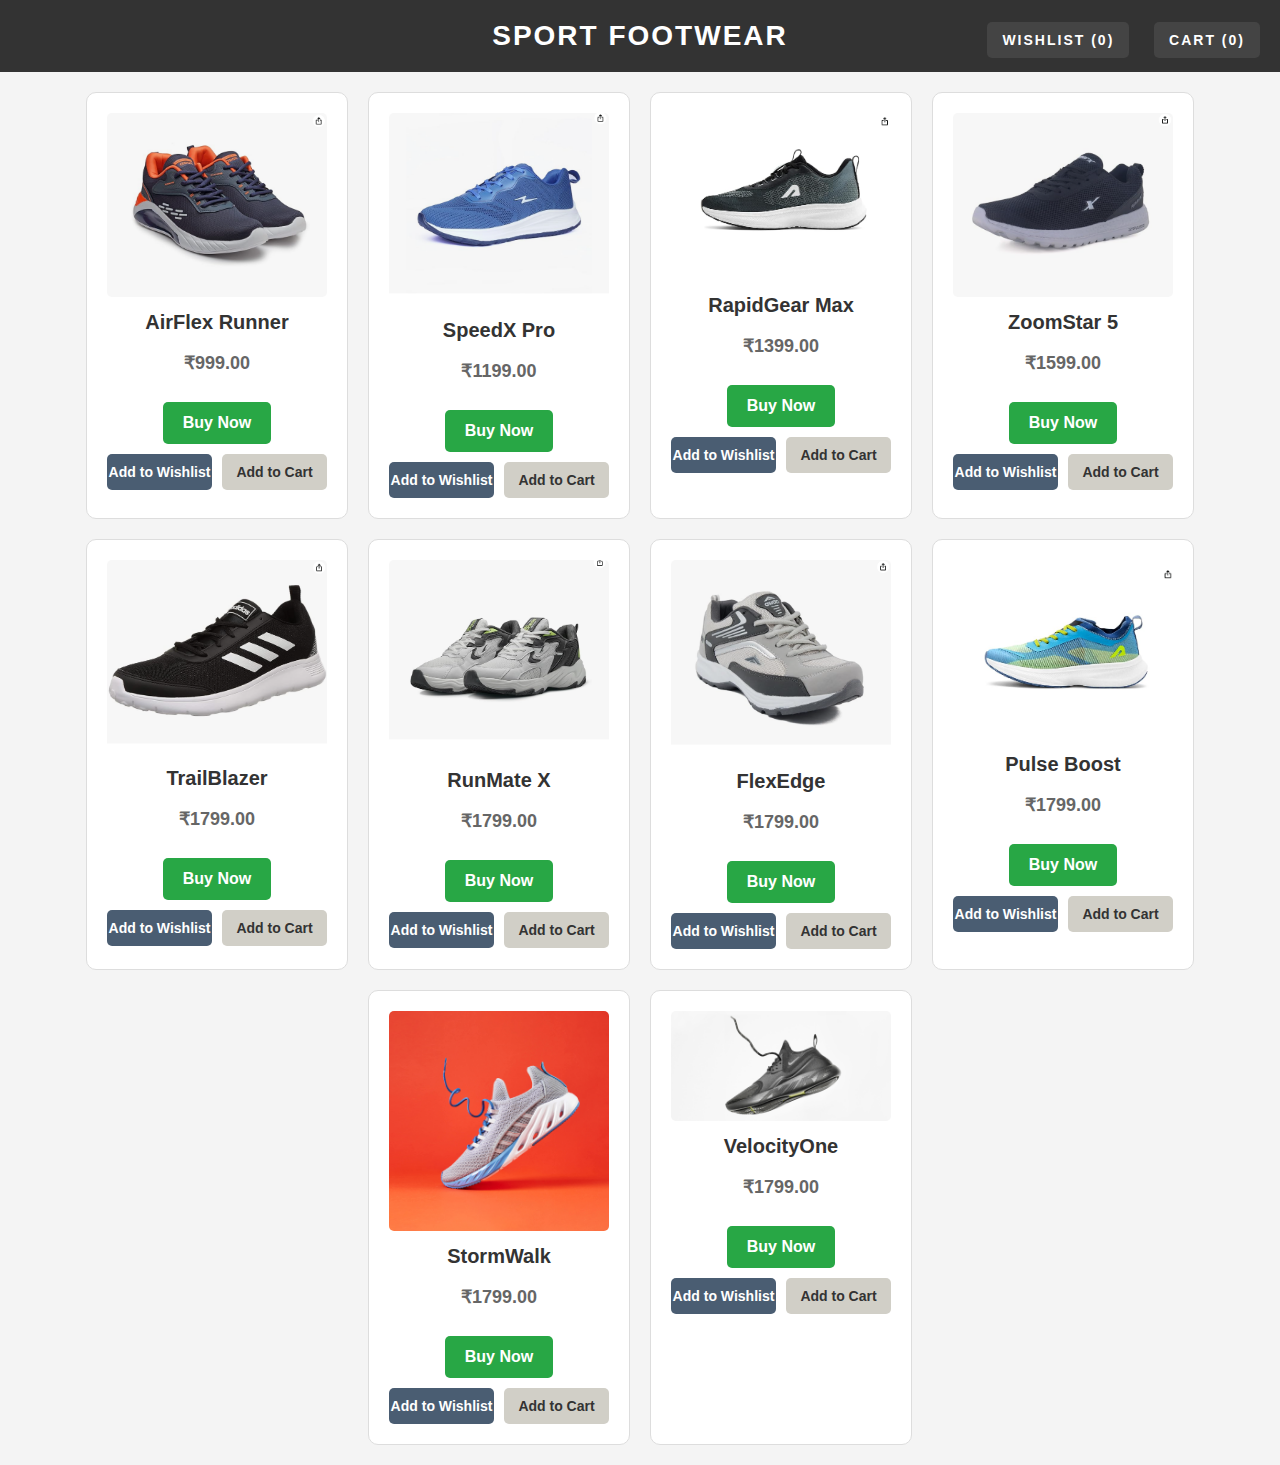
<file: product_page/sport_page/sport.html>
<!DOCTYPE html>
<html lang="en">
<head>
    <meta charset="UTF-8">
    <meta name="viewport" content="width=device-width, initial-scale=1.0">
    <title>DY Footwear</title>
    <link rel="stylesheet" href="styles.css">
</head>
<body>
    <div class="header">
        SPORT FOOTWEAR
        <div class="top-buttons">
          <a href="../wishlist.html" class="top-link">Wishlist (<span id="wishlist-count">0</span>)</a>
          <a href="../cart.html" class="top-link">Cart (<span id="cart-count">0</span>)</a>
        </div>
      </div>

    <div class="container">
        <div class="product">
            <img src="./img/10.PNG" alt="Sport Shoe 1">
            <h3>AirFlex Runner</h3>
            <p>₹999.00</p>
            <a href="#" class="button">Buy Now</a>
            <div class="action-buttons">
                <a href="#" class="wishlist">Add to Wishlist</a>
                <a href="#" class="cart">Add to Cart</a>
            </div>
        </div>

        <div class="product">
            <img src="./img/2.PNG" alt="Sport Shoe 2">
            <h3>SpeedX Pro</h3>
            <p>₹1199.00</p>
            <a href="#" class="button">Buy Now</a>
            <div class="action-buttons">
                <a href="#" class="wishlist">Add to Wishlist</a>
                <a href="#" class="cart">Add to Cart</a>
            </div>
        </div>

        <div class="product">
            <img src="./img/3.PNG" alt="Sport Shoe 3">
            <h3>RapidGear Max</h3>
            <p>₹1399.00</p>
            <a href="#" class="button">Buy Now</a>
            <div class="action-buttons">
                <a href="#" class="wishlist">Add to Wishlist</a>
                <a href="#" class="cart">Add to Cart</a>
            </div>
        </div>

        <div class="product">
            <img src="./img/4.PNG" alt="Sport Shoe 4">
            <h3>ZoomStar 5</h3>
            <p>₹1599.00</p>
            <a href="#" class="button">Buy Now</a>
            <div class="action-buttons">
                <a href="#" class="wishlist">Add to Wishlist</a>
                <a href="#" class="cart">Add to Cart</a>
            </div>
        </div>

        <div class="product">
            <img src="./img/5.PNG" alt="Sport Shoe 5">
            <h3>TrailBlazer</h3>
            <p>₹1799.00</p>
            <a href="#" class="button">Buy Now</a>
            <div class="action-buttons">
                <a href="#" class="wishlist">Add to Wishlist</a>
                <a href="#" class="cart">Add to Cart</a>
            </div>
        </div>

        <div class="product">
            <img src="./img/6.PNG" alt="Sport Shoe 6">
            <h3>RunMate X</h3>
            <p>₹1799.00</p>
            <a href="#" class="button">Buy Now</a>
            <div class="action-buttons">
                <a href="#" class="wishlist">Add to Wishlist</a>
                <a href="#" class="cart">Add to Cart</a>
            </div>
        </div>

        <div class="product">
            <img src="./img/7.PNG" alt="Sport Shoe 7">
            <h3>FlexEdge</h3>
            <p>₹1799.00</p>
            <a href="#" class="button">Buy Now</a>
            <div class="action-buttons">
                <a href="#" class="wishlist">Add to Wishlist</a>
                <a href="#" class="cart">Add to Cart</a>
            </div>
        </div>

        <div class="product">
            <img src="./img/8.PNG" alt="Sport Shoe 8">
            <h3>Pulse Boost</h3>
            <p>₹1799.00</p>
            <a href="#" class="button">Buy Now</a>
            <div class="action-buttons">
                <a href="#" class="wishlist">Add to Wishlist</a>
                <a href="#" class="cart">Add to Cart</a>
            </div>
        </div>

        <div class="product">
            <img src="./img/11.jpg" alt="Sport Shoe 9">
            <h3>StormWalk</h3>
            <p>₹1799.00</p>
            <a href="#" class="button">Buy Now</a>
            <div class="action-buttons">
                <a href="#" class="wishlist">Add to Wishlist</a>
                <a href="#" class="cart">Add to Cart</a>
            </div>
        </div>

        <div class="product">
            <img src="./img/12.jpg" alt="Sport Shoe 10">
            <h3>VelocityOne</h3>
            <p>₹1799.00</p>
            <a href="#" class="button">Buy Now</a>
            <div class="action-buttons">
                <a href="#" class="wishlist">Add to Wishlist</a>
                <a href="#" class="cart">Add to Cart</a>
            </div>
        </div>
    </div>
    

 
    <script>
        // Initialize cart and wishlist counts from localStorage if available
        let cartCount = JSON.parse(localStorage.getItem('cart')) ? JSON.parse(localStorage.getItem('cart')).length : 0;
        let wishlistCount = JSON.parse(localStorage.getItem('wishlist')) ? JSON.parse(localStorage.getItem('wishlist')).length : 0;
      
        // Update the cart and wishlist counts on page load
        document.getElementById('cart-count').innerText = cartCount;
        document.getElementById('wishlist-count').innerText = wishlistCount;
      
        // Handle "Add to Cart" button clicks
        document.querySelectorAll('.cart').forEach(button => {
          button.addEventListener('click', function (e) {
            e.preventDefault();
            
            // Get product details
            const product = this.closest('.product');
            const name = product.querySelector('h3').innerText;
            const price = product.querySelector('p').innerText;
            const image = product.querySelector('img').src;
      
            // Create product object
            const item = {
              name,
              price,
              image
            };
      
            // Get cart from localStorage
            let cart = JSON.parse(localStorage.getItem('cart')) || [];
      
            // Add the product to the cart
            cart.push(item);
      
            // Save the updated cart in localStorage
            localStorage.setItem('cart', JSON.stringify(cart));
      
            // Update cart count on the page
            cartCount++;
            document.getElementById('cart-count').innerText = cartCount;
      
            // Optional: Alert the user
            alert(`${name} added to cart!`);
          });
        });
      
        // Handle "Add to Wishlist" button clicks
        document.querySelectorAll('.wishlist').forEach(button => {
          button.addEventListener('click', function (e) {
            e.preventDefault();
            
            // Get product details
            const product = this.closest('.product');
            const name = product.querySelector('h3').innerText;
            const price = product.querySelector('p').innerText;
            const image = product.querySelector('img').src;
      
            // Create product object
            const item = {
              name,
              price,
              image
            };
      
            // Get wishlist from localStorage
            let wishlist = JSON.parse(localStorage.getItem('wishlist')) || [];
      
            // Add the product to the wishlist
            wishlist.push(item);
      
            // Save the updated wishlist in localStorage
            localStorage.setItem('wishlist', JSON.stringify(wishlist));
      
            // Update wishlist count on the page
            wishlistCount++;
            document.getElementById('wishlist-count').innerText = wishlistCount;
      
            // Optional: Alert the user
            alert(`${name} added to wishlist!`);
          });
        });
      </script>
      
      <script src="../script.js"></script>
    
</body>
</html>
</file>
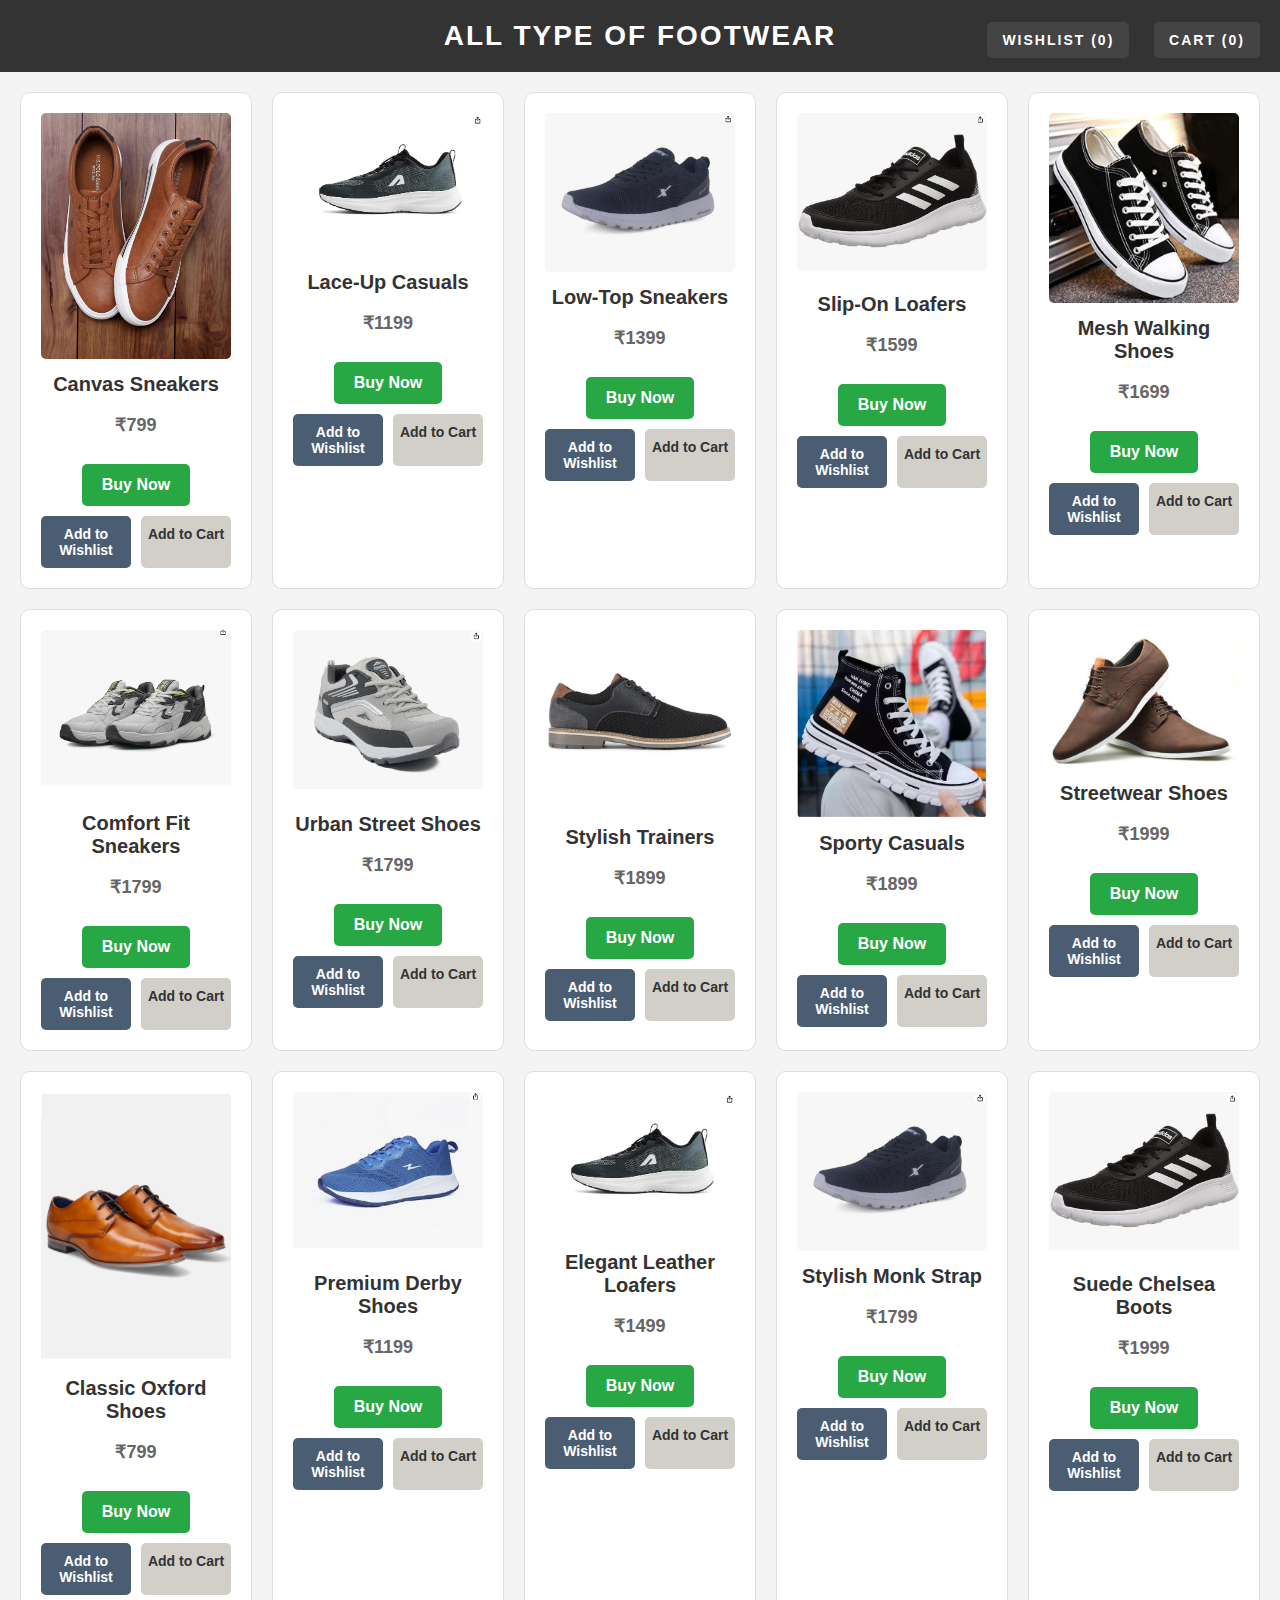
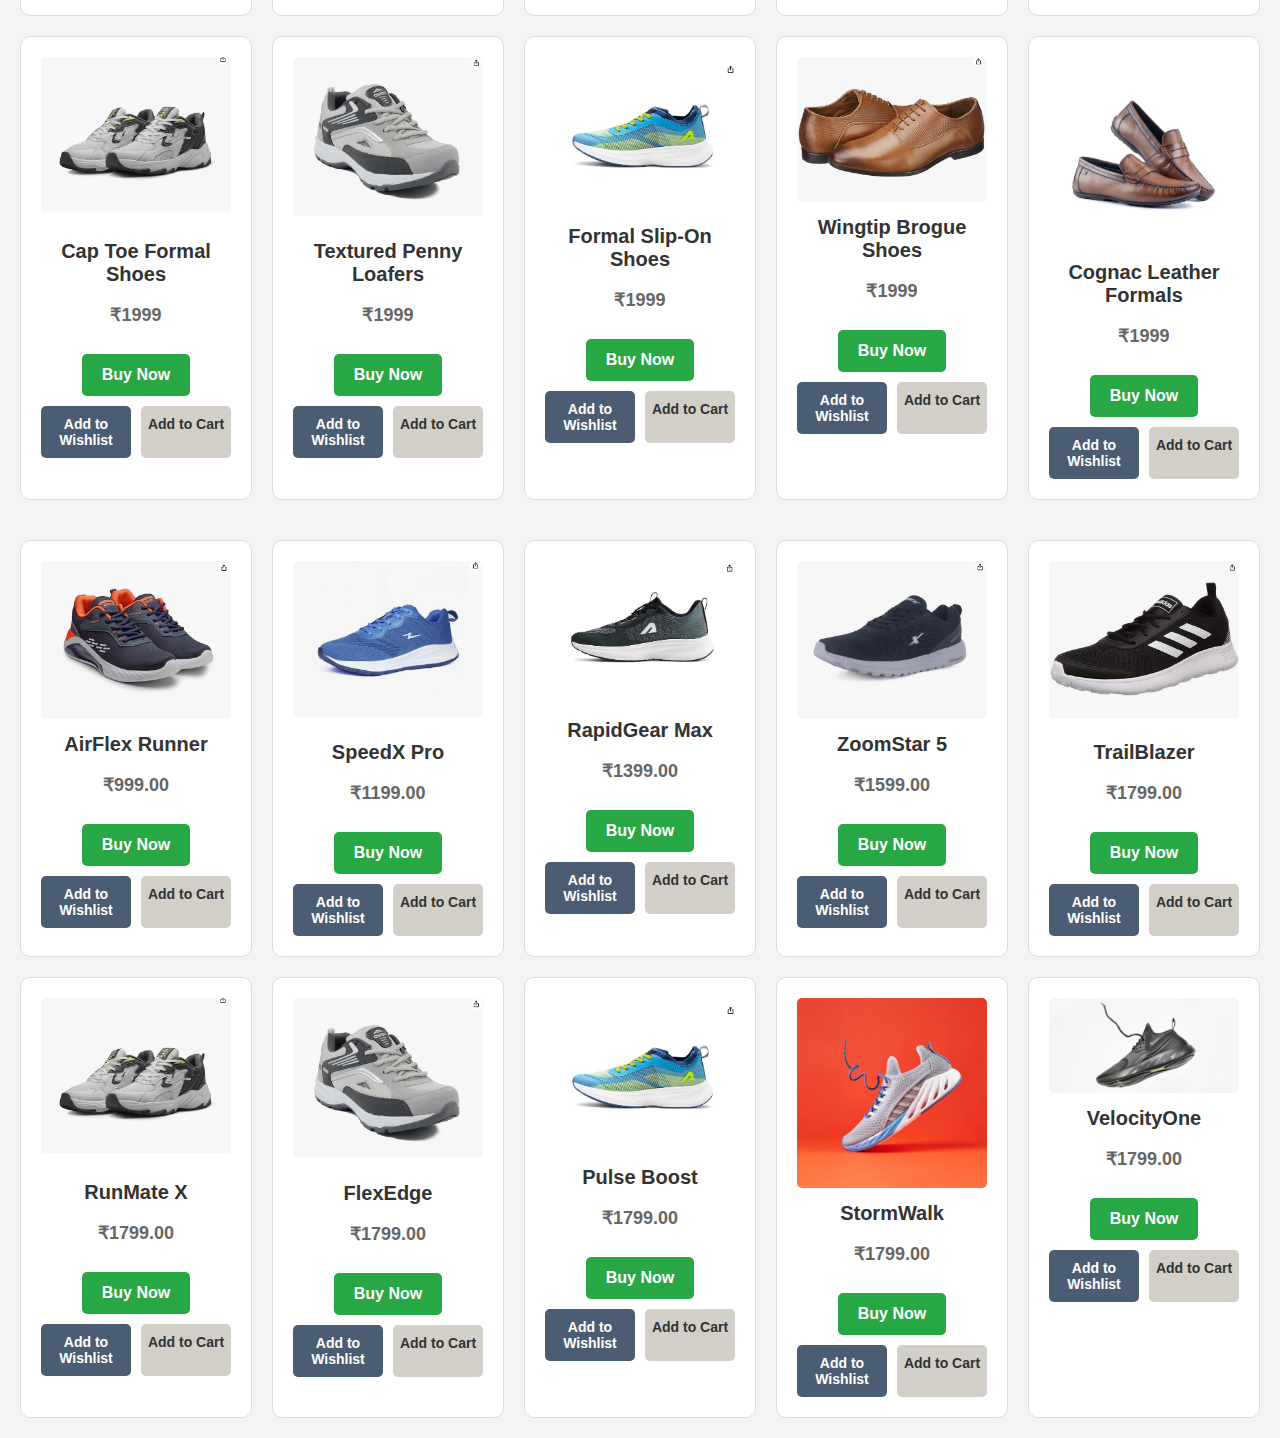
<file: product_page/View_all/view_all.html>
<!DOCTYPE html>
<html lang="en">

<head>
    <meta charset="UTF-8" />
    <meta name="viewport" content="width=device-width, initial-scale=1.0" />
    <title>DY Footwear</title>
    <link rel="stylesheet" href="./style.css" />
</head>

<body>
    <div class="header">
        All Type OF FOOTWEAR
        <div class="top-buttons">
            <a href="../wishlist.html" class="top-link">Wishlist (<span id="wishlist-count">0</span>)</a>
            <a href="../cart.html" class="top-link">Cart (<span id="cart-count">0</span>)</a>
        </div>
    </div>

    <div class="container">
        <!-- First Set of Products -->
        <div class="product">
            <img src="./img/1.jpg" alt="Canvas Sneakers">
            <h3>Canvas Sneakers</h3>
            <p>₹799</p>
            <a href="#" class="button">Buy Now</a>
            <div class="action-buttons">
                <a href="#" class="wishlist">Add to Wishlist</a>
                <a href="#" class="cart">Add to Cart</a>
            </div>
        </div>

        <div class="product">
            <img src="./img/3.PNG" alt="Lace-Up Casuals">
            <h3>Lace-Up Casuals</h3>
            <p>₹1199</p>
            <a href="#" class="button">Buy Now</a>
            <div class="action-buttons">
                <a href="#" class="wishlist">Add to Wishlist</a>
                <a href="#" class="cart">Add to Cart</a>
            </div>
        </div>

        <div class="product">
            <img src="./img/4.PNG" alt="Low-Top Sneakers">
            <h3>Low-Top Sneakers</h3>
            <p>₹1399</p>
            <a href="#" class="button">Buy Now</a>
            <div class="action-buttons">
                <a href="#" class="wishlist">Add to Wishlist</a>
                <a href="#" class="cart">Add to Cart</a>
            </div>
        </div>

        <div class="product">
            <img src="./img/5.PNG" alt="Slip-On Loafers">
            <h3>Slip-On Loafers</h3>
            <p>₹1599</p>
            <a href="#" class="button">Buy Now</a>
            <div class="action-buttons">
                <a href="#" class="wishlist">Add to Wishlist</a>
                <a href="#" class="cart">Add to Cart</a>
            </div>
        </div>

        <div class="product">
            <img src="./img/51jslggR6jL._AC_UY1000_.jpg" alt="Mesh Walking Shoes">
            <h3>Mesh Walking Shoes</h3>
            <p>₹1699</p>
            <a href="#" class="button">Buy Now</a>
            <div class="action-buttons">
                <a href="#" class="wishlist">Add to Wishlist</a>
                <a href="#" class="cart">Add to Cart</a>
            </div>
        </div>

        <div class="product">
            <img src="./img/6.PNG" alt="Comfort Fit Sneakers">
            <h3>Comfort Fit Sneakers</h3>
            <p>₹1799</p>
            <a href="#" class="button">Buy Now</a>
            <div class="action-buttons">
                <a href="#" class="wishlist">Add to Wishlist</a>
                <a href="#" class="cart">Add to Cart</a>
            </div>
        </div>

        <div class="product">
            <img src="./img/7.PNG" alt="Urban Street Shoes">
            <h3>Urban Street Shoes</h3>
            <p>₹1799</p>
            <a href="#" class="button">Buy Now</a>
            <div class="action-buttons">
                <a href="#" class="wishlist">Add to Wishlist</a>
                <a href="#" class="cart">Add to Cart</a>
            </div>
        </div>

        <div class="product">
            <img src="./img/Capture.PNG" alt="Stylish Trainers">
            <h3>Stylish Trainers</h3>
            <p>₹1899</p>
            <a href="#" class="button">Buy Now</a>
            <div class="action-buttons">
                <a href="#" class="wishlist">Add to Wishlist</a>
                <a href="#" class="cart">Add to Cart</a>
            </div>
        </div>

        <div class="product">
            <img src="./img/Capture1.PNG" alt="Sporty Casuals">
            <h3>Sporty Casuals</h3>
            <p>₹1899</p>
            <a href="#" class="button">Buy Now</a>
            <div class="action-buttons">
                <a href="#" class="wishlist">Add to Wishlist</a>
                <a href="#" class="cart">Add to Cart</a>
            </div>
        </div>

        <div class="product">
            <img src="./img/mens-casual-shoes-1645002014-6204612.jpeg" alt="Streetwear Shoes">
            <h3>Streetwear Shoes</h3>
            <p>₹1999</p>
            <a href="#" class="button">Buy Now</a>
            <div class="action-buttons">
                <a href="#" class="wishlist">Add to Wishlist</a>
                <a href="#" class="cart">Add to Cart</a>
            </div>
        </div>

        <!-- Second Set of Products -->
        <div class="product">
            <img src="./img/1.PNG" alt="Oxford Shoes" />
            <h3>Classic Oxford Shoes</h3>
            <p>₹799</p>
            <a href="#" class="button">Buy Now</a>
            <div class="action-buttons">
                <a href="#" class="wishlist">Add to Wishlist</a>
                <a href="#" class="cart">Add to Cart</a>
            </div>
        </div>

        <div class="product">
            <img src="./img/2.PNG" alt="Derby Shoes" />
            <h3>Premium Derby Shoes</h3>
            <p>₹1199</p>
            <a href="#" class="button">Buy Now</a>
            <div class="action-buttons">
                <a href="#" class="wishlist">Add to Wishlist</a>
                <a href="#" class="cart">Add to Cart</a>
            </div>
        </div>

        <div class="product">
            <img src="./img/3.PNG" alt="Loafers" />
            <h3>Elegant Leather Loafers</h3>
            <p>₹1499</p>
            <a href="#" class="button">Buy Now</a>
            <div class="action-buttons">
                <a href="#" class="wishlist">Add to Wishlist</a>
                <a href="#" class="cart">Add to Cart</a>
            </div>
        </div>

        <div class="product">
            <img src="./img/4.PNG" alt="Monk Strap" />
            <h3>Stylish Monk Strap</h3>
            <p>₹1799</p>
            <a href="#" class="button">Buy Now</a>
            <div class="action-buttons">
                <a href="#" class="wishlist">Add to Wishlist</a>
                <a href="#" class="cart">Add to Cart</a>
            </div>
        </div>

        <div class="product">
            <img src="./img/5.PNG" alt="Chelsea Boots" />
            <h3>Suede Chelsea Boots</h3>
            <p>₹1999</p>
            <a href="#" class="button">Buy Now</a>
            <div class="action-buttons">
                <a href="#" class="wishlist">Add to Wishlist</a>
                <a href="#" class="cart">Add to Cart</a>
            </div>
        </div>

        <div class="product">
            <img src="./img/6.PNG" alt="Cap Toe Shoes" />
            <h3>Cap Toe Formal Shoes</h3>
            <p>₹1999</p>
            <a href="#" class="button">Buy Now</a>
            <div class="action-buttons">
                <a href="#" class="wishlist">Add to Wishlist</a>
                <a href="#" class="cart">Add to Cart</a>
            </div>
        </div>

        <div class="product">
            <img src="./img/7.PNG" alt="Penny Loafers" />
            <h3>Textured Penny Loafers</h3>
            <p>₹1999</p>
            <a href="#" class="button">Buy Now</a>
            <div class="action-buttons">
                <a href="#" class="wishlist">Add to Wishlist</a>
                <a href="#" class="cart">Add to Cart</a>
            </div>
        </div>

        <div class="product">
            <img src="./img/8.PNG" alt="Slip-On" />
            <h3>Formal Slip-On Shoes</h3>
            <p>₹1999</p>
            <a href="#" class="button">Buy Now</a>
            <div class="action-buttons">
                <a href="#" class="wishlist">Add to Wishlist</a>
                <a href="#" class="cart">Add to Cart</a>
            </div>
        </div>

        <div class="product">
            <img src="./img/9.PNG" alt="Wingtip Brogues" />
            <h3>Wingtip Brogue Shoes</h3>
            <p>₹1999</p>
            <a href="#" class="button">Buy Now</a>
            <div class="action-buttons">
                <a href="#" class="wishlist">Add to Wishlist</a>
                <a href="#" class="cart">Add to Cart</a>
            </div>
        </div>

        <div class="product">
            <img src="./img/PC3050-COGNAC-WEB-1.jpg" alt="Cognac Leather" />
            <h3>Cognac Leather Formals</h3>
            <p>₹1999</p>
            <a href="#" class="button">Buy Now</a>
            <div class="action-buttons">
                <a href="#" class="wishlist">Add to Wishlist</a>
                <a href="#" class="cart">Add to Cart</a>
            </div>
        </div>
    </div>

    
    <div class="container">
        <div class="product">
            <img src="./img/10.PNG" alt="Sport Shoe 1">
            <h3>AirFlex Runner</h3>
            <p>₹999.00</p>
            <a href="#" class="button">Buy Now</a>
            <div class="action-buttons">
                <a href="#" class="wishlist">Add to Wishlist</a>
                <a href="#" class="cart">Add to Cart</a>
            </div>
        </div>

        <div class="product">
            <img src="./img/2.PNG" alt="Sport Shoe 2">
            <h3>SpeedX Pro</h3>
            <p>₹1199.00</p>
            <a href="#" class="button">Buy Now</a>
            <div class="action-buttons">
                <a href="#" class="wishlist">Add to Wishlist</a>
                <a href="#" class="cart">Add to Cart</a>
            </div>
        </div>

        <div class="product">
            <img src="./img/3.PNG" alt="Sport Shoe 3">
            <h3>RapidGear Max</h3>
            <p>₹1399.00</p>
            <a href="#" class="button">Buy Now</a>
            <div class="action-buttons">
                <a href="#" class="wishlist">Add to Wishlist</a>
                <a href="#" class="cart">Add to Cart</a>
            </div>
        </div>

        <div class="product">
            <img src="./img/4.PNG" alt="Sport Shoe 4">
            <h3>ZoomStar 5</h3>
            <p>₹1599.00</p>
            <a href="#" class="button">Buy Now</a>
            <div class="action-buttons">
                <a href="#" class="wishlist">Add to Wishlist</a>
                <a href="#" class="cart">Add to Cart</a>
            </div>
        </div>

        <div class="product">
            <img src="./img/5.PNG" alt="Sport Shoe 5">
            <h3>TrailBlazer</h3>
            <p>₹1799.00</p>
            <a href="#" class="button">Buy Now</a>
            <div class="action-buttons">
                <a href="#" class="wishlist">Add to Wishlist</a>
                <a href="#" class="cart">Add to Cart</a>
            </div>
        </div>

        <div class="product">
            <img src="./img/6.PNG" alt="Sport Shoe 6">
            <h3>RunMate X</h3>
            <p>₹1799.00</p>
            <a href="#" class="button">Buy Now</a>
            <div class="action-buttons">
                <a href="#" class="wishlist">Add to Wishlist</a>
                <a href="#" class="cart">Add to Cart</a>
            </div>
        </div>

        <div class="product">
            <img src="./img/7.PNG" alt="Sport Shoe 7">
            <h3>FlexEdge</h3>
            <p>₹1799.00</p>
            <a href="#" class="button">Buy Now</a>
            <div class="action-buttons">
                <a href="#" class="wishlist">Add to Wishlist</a>
                <a href="#" class="cart">Add to Cart</a>
            </div>
        </div>

        <div class="product">
            <img src="./img/8.PNG" alt="Sport Shoe 8">
            <h3>Pulse Boost</h3>
            <p>₹1799.00</p>
            <a href="#" class="button">Buy Now</a>
            <div class="action-buttons">
                <a href="#" class="wishlist">Add to Wishlist</a>
                <a href="#" class="cart">Add to Cart</a>
            </div>
        </div>

        <div class="product">
            <img src="./img/11.jpg" alt="Sport Shoe 9">
            <h3>StormWalk</h3>
            <p>₹1799.00</p>
            <a href="#" class="button">Buy Now</a>
            <div class="action-buttons">
                <a href="#" class="wishlist">Add to Wishlist</a>
                <a href="#" class="cart">Add to Cart</a>
            </div>
        </div>

        <div class="product">
            <img src="./img/12.jpg" alt="Sport Shoe 10">
            <h3>VelocityOne</h3>
            <p>₹1799.00</p>
            <a href="#" class="button">Buy Now</a>
            <div class="action-buttons">
                <a href="#" class="wishlist">Add to Wishlist</a>
                <a href="#" class="cart">Add to Cart</a>
            </div>
        </div>
    </div>

    <script>
        // Initialize cart and wishlist counts from localStorage if available
        let cartCount = JSON.parse(localStorage.getItem('cart')) ? JSON.parse(localStorage.getItem('cart')).length : 0;
        let wishlistCount = JSON.parse(localStorage.getItem('wishlist')) ? JSON.parse(localStorage.getItem('wishlist')).length : 0;
      
        // Update the cart and wishlist counts on page load
        document.getElementById('cart-count').innerText = cartCount;
        document.getElementById('wishlist-count').innerText = wishlistCount;
      
        // Handle "Add to Cart" button clicks
        document.querySelectorAll('.cart').forEach(button => {
          button.addEventListener('click', function (e) {
            e.preventDefault();
            
            // Get product details
            const product = this.closest('.product');
            const name = product.querySelector('h3').innerText;
            const price = product.querySelector('p').innerText;
            const image = product.querySelector('img').src;
      
            // Create product object
            const item = {
              name,
              price,
              image
            };
      
            // Get cart from localStorage
            let cart = JSON.parse(localStorage.getItem('cart')) || [];
      
            // Add the product to the cart
            cart.push(item);
      
            // Save the updated cart in localStorage
            localStorage.setItem('cart', JSON.stringify(cart));
      
            // Update cart count on the page
            cartCount++;
            document.getElementById('cart-count').innerText = cartCount;
      
            // Optional: Alert the user
            alert(`${name} added to cart!`);
          });
        });
      
        // Handle "Add to Wishlist" button clicks
        document.querySelectorAll('.wishlist').forEach(button => {
          button.addEventListener('click', function (e) {
            e.preventDefault();
            
            // Get product details
            const product = this.closest('.product');
            const name = product.querySelector('h3').innerText;
            const price = product.querySelector('p').innerText;
            const image = product.querySelector('img').src;
      
            // Create product object
            const item = {
              name,
              price,
              image
            };
      
            // Get wishlist from localStorage
            let wishlist = JSON.parse(localStorage.getItem('wishlist')) || [];
      
            // Add the product to the wishlist
            wishlist.push(item);
      
            // Save the updated wishlist in localStorage
            localStorage.setItem('wishlist', JSON.stringify(wishlist));
      
            // Update wishlist count on the page
            wishlistCount++;
            document.getElementById('wishlist-count').innerText = wishlistCount;
      
            // Optional: Alert the user
            alert(`${name} added to wishlist!`);
          });
        });
      </script>
      
      <script src="../script.js"></script>



</body>
</html>
</file>
<file: styles.css>
/* Import Google Fonts */
@import url('https://fonts.googleapis.com/css2?family=Poppins:wght@300;400;600&display=swap');

/* General Styling */
body {
    font-family: 'Poppins', sans-serif;
    margin: 0;
    padding: 0;
}

/* Header Styling */
.wel{
    background-image: url('./img/bg/167504.jpg');
    background-position: center;
    background-size: cover;
    background-color: rgb(41, 201, 241);
    height: 650px;
}



/* Background */
.bg {
    background-color: rgb(39, 39, 39);
    padding: 20px 0;
}

/* Category Styling */
.cas, .for, .spo {
    background-size: cover;
    background-position: center;
    text-align: center;
    height: 500px;
    margin: 10px;
    display: flex;
    flex-direction: column;
    justify-content: center;
    align-items: center;
    font-size: 2rem;
    font-weight: 600;
    border-radius: 10px;
    transition: transform 0.3s ease-in-out, box-shadow 0.3s ease-in-out;
}

/* Add slight hover effect */
.cas:hover, .for:hover, .spo:hover {
    transform: scale(1.05);
    box-shadow: 0px 4px 10px rgba(0, 0, 0, 0.3);
}

/* Set background images */
.cas {
    background-image: url('./img/Casual/7.PNG');
    color:black;
}

.for {
    background-image: url('./img/Formal/1.PNG');
    color:black;
}

.spo {
    background-image: url('./img/Sports/9.jpg');
    color:black;
}

/* Buttons */
button {
    font-size: 1rem;
    padding: 10px 20px;
    margin-top: 10px;
    border: none;
    border-radius: 5px;
    cursor: pointer;
    background-color: #000;
    color: white;
    font-weight: 400;
    transition: background 0.3s ease-in-out, transform 0.2s ease-in-out;
}

button:hover {
    background-color: #ff9800;
    transform: scale(1.1);
}

/* Disabled buttons */
button:disabled {
    background-color: #777;
    cursor: not-allowed;
}

/* View All Section */
.view {
    background-image: url('./img/bg/pngtree-lot-of-shoes-in-a-store-picture-image_3629444.jpg');
    background-size: cover;
    background-position: center;
    height: 250px;
    color: white;
    display: flex;
    flex-direction: column;
    justify-content: center;
    align-items: center;
    font-size: 2rem;
    font-weight: 600;
    border-radius: 10px;
    margin: 20px auto;
    padding: 20px;
    transition: transform 0.3s ease-in-out;
    text-align: center;
}

.view:hover {
    transform: scale(1.05);
}
html {
    scroll-behavior: smooth;
  }
  
footer{
    background-color: black;
}

footer p {
    font-size: 15px;
    color: #ccc;
    
}
footer h4 {
    font-weight: bold;
    letter-spacing: 0.5px;
}


/* Responsive Design */
@media (max-width: 768px) {
    .row {
        flex-direction: column;
    }

    .cas, .for, .spo {
        height: 300px;
        font-size: 1.5rem;
    }

    button {
        font-size: 0.9rem;
    }
}
</file>
<file: login.css>
body {
  font-family: Arial, sans-serif;
  background: #f0f0f0;
  margin: 0;
  height: 100vh;
  display: flex;
  justify-content: center;
  align-items: center;
}

.form-wrapper {
  display: flex;
  justify-content: center;
  align-items: center;
  width: 100%;
}

.form-container {
  background: #fff;
  padding: 40px 30px;
  border-radius: 10px;
  box-shadow: 0 0 15px rgba(0, 0, 0, 0.1);
  width: 100%;
  max-width: 400px;
}

h2 {
  text-align: center;
  margin-bottom: 25px;
  color: #333;
}

form input {
  width: 94%;
  padding: 12px;
  margin-bottom: 15px;
  border: 1px solid #ccc;
  border-radius: 6px;
  font-size: 16px;
}

form button {
  width: 100%;
  padding: 12px;
  background: #333;
  color: #fff;
  border: none;
  border-radius: 6px;
  font-size: 16px;
  cursor: pointer;
  transition: background 0.3s ease;
}

form button:hover {
  background: #555;
}

#error-message {
  color: red;
  text-align: center;
  display: none;
  margin-top: 10px;
  font-size: 14px;
}
</file>
<file: product_page/buy.css>
body {
    font-family: Arial, sans-serif;
    background: #f4f4f4;
    margin: 0;
    padding: 0;
    text-align: center;
  }
  
  .container {
    max-width: 600px;
    margin: 30px auto;
    background: white;
    padding: 20px;
    border-radius: 10px;
  }
  
  h1, h2 {
    color: #333;
  }
  
  .product-details img {
    max-width: 100%;
    border-radius: 8px;
  }
  
  form {
    display: flex;
    flex-direction: column;
    gap: 15px;
    text-align: left;
  }
  
  label {
    display: flex;
    flex-direction: column;
    font-weight: bold;
  }
  
  input, select, textarea {
    padding: 10px;
    border-radius: 5px;
    border: 1px solid #ccc;
    margin-top: 5px;
  }
  
  button {
    background: #28a745;
    color: white;
    font-size: 16px;
    font-weight: bold;
    border: none;
    padding: 12px;
    border-radius: 5px;
    cursor: pointer;
    margin-top: 15px;
  }
  
  button:hover {
    background: #218838;
  }
</file>
<file: product_page/cart.css>
/* General Styles */
body {
    font-family: Arial, sans-serif;
    margin: 0;
    padding: 0;
    background-color: #f4f4f4;
  }
  
  .header {
    background: #333;
    color: white;
    padding: 20px;
    font-size: 28px;
    font-weight: bold;
    letter-spacing: 2px;
    text-transform: uppercase;
    position: relative;
  }
  
  .top-buttons {
    position: absolute;
    top: 20px;
    right: 20px;
  }
  
  .top-link {
    margin-left: 15px;
    background: #444;
    padding: 10px 15px;
    border-radius: 5px;
    color: white;
    text-decoration: none;
    font-size: 14px;
    font-weight: bold;
    transition: background 0.3s ease-in-out;
  }
  
  .top-link:hover {
    background: #555;
  }
  
  .container {
    width: 80%;
    margin: 0 auto;
    background-color: #fff;
    padding: 20px;
    border-radius: 10px;
    box-shadow: 0 4px 8px rgba(0, 0, 0, 0.1);
    margin-top: 20px;
  }
  
  h2 {
    font-size: 24px;
    margin: 20px;
  }
  
  .cart-product {
    display: flex;
    border-bottom: 1px solid #ddd;
    padding: 15px;
    margin-bottom: 15px;
  }
  
  .cart-product img {
    max-width: 150px;
    margin-right: 20px;
  }
  
  .cart-product div {
    flex: 1;
  }
  
  .cart-product h3 {
    font-size: 20px;
    margin-bottom: 10px;
  }
  
  .cart-product p {
    font-size: 16px;
    margin: 5px 0;
  }
  
  .cart-product label {
    font-size: 14px;
  }
  
  .qty-input,
  .size-input {
    width: 60px;
    padding: 5px;
    margin-right: 10px;
  }
  
  .remove {
    background-color: #dc3545;
    color: white;
    padding: 8px 12px;
    border: none;
    border-radius: 5px;
    cursor: pointer;
    font-weight: bold;
  }
  
  .remove:hover {
    background-color: #c82333;
  }
  
  /* Updated Shipping Form Styling */
  .shipping-form {
    background-color: #f9f9f9;
    padding: 30px;
    border-radius: 8px;
    margin: 30px auto;
    box-shadow: 0 2px 6px rgba(0, 0, 0, 0.1);
    max-width: 500px;
    width: 90%;
  }
  
  .shipping-form h3 {
    text-align: center;
    margin-bottom: 20px;
    font-size: 20px;
  }
  
  .shipping-form label {
    display: block;
    font-size: 14px;
    margin-bottom: 5px;
  }
  
  .shipping-form input[type="text"],
  .shipping-form input[type="email"],
  .shipping-form input[type="tel"],
  .shipping-form input[type="number"] {
    width: 100%;
    padding: 10px;
    margin-bottom: 15px;
    border: 1px solid #ddd;
    border-radius: 5px;
  }
  
  .shipping-form input[type="radio"] {
    margin-right: 10px;
  }
  
  .payment-method {
    font-size: 16px;
    margin-top: 20px;
  }
  
  .payment-method label {
    font-weight: bold;
  }
  
  .payment-options {
    display: flex;
    gap: 20px;
  }
  
  .payment-method input[type="radio"] {
    margin-right: 10px;
  }
  
  .payment-details {
    display: none;
    margin-top: 20px;
  }
  
  .payment-details input[type="text"],
  .payment-details input[type="number"] {
    width: 100%;
    padding: 10px;
    margin-bottom: 15px;
    border: 1px solid #ddd;
    border-radius: 5px;
  }
  
  .shipping-form button[type="submit"] {
    background-color: #28a745;
    color: white;
    padding: 12px 20px;
    font-size: 16px;
    border: none;
    border-radius: 5px;
    cursor: pointer;
    width: 100%;
    margin-top: 15px;
  }
  
  .shipping-form button[type="submit"]:hover {
    background-color: #218838;
  }
  
  .cart-buttons {
    text-align: center;
    margin-top: 30px;
  }
  
  .cart-buttons button {
    background-color: #007bff;
    color: white;
    padding: 12px 20px;
    font-size: 18px;
    border: none;
    border-radius: 5px;
    cursor: pointer;
  }
  
  .cart-buttons button:hover {
    background-color: #0056b3;
  }
</file>
<file: product_page/checkout.css>
body {
    font-family: 'Segoe UI', Tahoma, Geneva, Verdana, sans-serif;
    background-color: #f8f8f8;
    padding: 40px;
    text-align: center;
    color: #333;
  }
  
  h1 {
    color: green;
    font-size: 2.5rem;
    margin-bottom: 10px;
  }
  
  p {
    font-size: 1.2rem;
    margin-bottom: 30px;
  }
  
  #order-summary {
    max-width: 700px;
    margin: 0 auto;
    background-color: white;
    padding: 30px;
    border-radius: 12px;
    box-shadow: 0 4px 10px rgba(0, 0, 0, 0.1);
    text-align: left;
  }
  
  #order-summary h2 {
    margin-top: 20px;
    color: #444;
    border-bottom: 2px solid #eee;
    padding-bottom: 5px;
  }
  
  #order-summary div {
    border-bottom: 1px dashed #ccc;
    padding: 10px 0;
  }
  
  #order-summary h3 {
    margin-top: 20px;
    color: #000;
  }
  
  a {
    display: inline-block;
    margin-top: 30px;
    padding: 10px 20px;
    background-color: #007bff;
    color: white;
    text-decoration: none;
    border-radius: 6px;
    transition: background-color 0.3s ease;
  }
  
  a:hover {
    background-color: #0056b3;
  }
</file>
<file: product_page/wishlist.css>
/* General Body and Layout */
body {
    font-family: Arial, sans-serif;
    margin: 0;
    padding: 0;
    text-align: center;
    background-color: #f4f4f4;
}

.header {
    background: #333;
    color: white;
    padding: 20px;
    font-size: 28px;
    font-weight: bold;
    letter-spacing: 2px;
    text-transform: uppercase;
    position: relative;
}

.top-buttons {
    position: absolute;
    top: 20px;
    right: 20px;
}

.top-link {
    margin-left: 15px;
    background: #444;
    padding: 10px 15px;
    border-radius: 5px;
    color: white;
    text-decoration: none;
    font-size: 14px;
    font-weight: bold;
    transition: background 0.3s ease-in-out;
}

.top-link:hover {
    background: #555;
}

/* Product Grid */
.container {
    display: flex;
    flex-wrap: wrap;
    justify-content: center;
    padding: 20px;
    gap: 20px;
}

.product {
    border: 1px solid #ddd;
    border-radius: 10px;
    padding: 20px;
    width: 220px;
    background: white;
    transition: transform 0.3s ease-in-out, box-shadow 0.3s ease-in-out;
}

.product:hover {
    transform: scale(1.05);
    box-shadow: 0 5px 15px rgba(0, 0, 0, 0.2);
}

.product img {
    width: 100%;
    height: auto;
    border-radius: 5px;
}

.product h3 {
    font-size: 20px;
    color: #333;
    margin: 10px 0;
    font-weight: bold;
}

.product p {
    font-size: 18px;
    color: #666;
    font-weight: 600;
}

/* Action Buttons */
.action-buttons {
    display: flex;
    justify-content: space-between;
    margin-top: 10px;
    gap: 10px;
}

.action-buttons a {
    flex: 1;
    padding: 10px 0;
    text-decoration: none;
    text-align: center;
    border-radius: 5px;
    font-size: 14px;
    font-weight: bold;
    transition: background 0.3s ease-in-out, transform 0.2s;
}

.wishlist {
    background: #4a5d72;
    color: white;
}

.wishlist:hover {
    background: #10999e;
    transform: scale(1.05);
}

.cart {
    background: #d1cfc7;
    color: #333;
}

.cart:hover {
    background: #ebbe38;
    transform: scale(1.05);
}
</file>
<file: product_page/casual_page/styles.css>
body {
    font-family: Arial, sans-serif;
    margin: 0;
    padding: 0;
    text-align: center;
    background-color: #f4f4f4;
}

.header {
    background: #333;
    color: white;
    padding: 20px;
    font-size: 28px;
    font-weight: bold;
    letter-spacing: 2px;
    text-transform: uppercase;
    position: relative;
}

.top-buttons {
    position: absolute;
    top: 20px;
    right: 20px;
}

.top-link {
    margin-left: 15px;
    background: #444;
    padding: 10px 15px;
    border-radius: 5px;
    color: white;
    text-decoration: none;
    font-size: 14px;
    font-weight: bold;
    transition: background 0.3s ease-in-out;
}

.top-link:hover {
    background: #555;
}

.container {
    display: flex;
    flex-wrap: wrap;
    justify-content: center;
    padding: 20px;
    gap: 20px;
}

.product {
    border: 1px solid #ddd;
    border-radius: 10px;
    padding: 20px;
    width: 220px;
    background: white;
    transition: transform 0.3s ease-in-out, box-shadow 0.3s ease-in-out;
}

.product:hover {
    transform: scale(1.05);
    box-shadow: 0 5px 15px rgba(0, 0, 0, 0.2);
}

.product img {
    width: 100%;
    height: auto;
    border-radius: 5px;
}

.product h3 {
    font-size: 20px;
    color: #333;
    margin: 10px 0;
    font-weight: bold;
}

.product p {
    font-size: 18px;
    color: #666;
    font-weight: 600;
}

.button {
    display: inline-block;
    margin-top: 10px;
    padding: 12px 20px;
    background: #28a745;
    color: white;
    text-decoration: none;
    border-radius: 5px;
    font-size: 16px;
    font-weight: bold;
    transition: background 0.3s ease-in-out, transform 0.2s;
}

.button:hover {
    background: #218838;
    transform: scale(1.1);
}

.action-buttons {
    display: flex;
    justify-content: space-between;
    margin-top: 10px;
    gap: 10px;
}

.action-buttons a {
    flex: 1;
    padding: 10px 0;
    text-decoration: none;
    text-align: center;
    border-radius: 5px;
    font-size: 14px;
    font-weight: bold;
    transition: background 0.3s ease-in-out, transform 0.2s;
}

.wishlist {
    background: #4a5d72;
    color: white;
}

.wishlist:hover {
    background: #10999e;
    transform: scale(1.05);
}

.cart {
    background: #d1cfc7;
    color: #333;
}

.cart:hover {
    background: #ebbe38;
    transform: scale(1.05);
}
</file>
<file: product_page/formal_page/styles.css>
body {
    font-family: Arial, sans-serif;
    margin: 0;
    padding: 0;
    text-align: center;
    background-color: #f4f4f4;
  }
  
  .header {
    background: #333;
    color: white;
    padding: 20px;
    font-size: 28px;
    font-weight: bold;
    letter-spacing: 2px;
    text-transform: uppercase;
  }
  .top-buttons {
    position: absolute;
    top: 20px;
    right: 20px;
}

.top-link {
    margin-left: 15px;
    background: #444;
    padding: 10px 15px;
    border-radius: 5px;
    color: white;
    text-decoration: none;
    font-size: 14px;
    font-weight: bold;
    transition: background 0.3s ease-in-out;
}

.top-link:hover {
    background: #555;
}
  
  .container {
    display: flex;
    flex-wrap: wrap;
    justify-content: center;
    padding: 20px;
    gap: 20px;
  }
  
  .product {
    border: 1px solid #ddd;
    border-radius: 10px;
    padding: 20px;
    width: 220px;
    text-align: center;
    background: white;
    transition: transform 0.3s ease-in-out, box-shadow 0.3s ease-in-out;
  }
  
  .product:hover {
    transform: scale(1.05);
    box-shadow: 0 5px 15px rgba(0, 0, 0, 0.2);
  }
  
  .product img {
    width: 100%;
    height: auto;
    border-radius: 5px;
  }
  
  .product h3 {
    font-size: 20px;
    color: #333;
    margin: 10px 0;
    font-weight: bold;
  }
  
  .product p {
    font-size: 18px;
    color: #666;
    font-weight: 600;
  }
  
  .button {
    display: inline-block;
    margin-top: 10px;
    padding: 12px 20px;
    background: #28a745;
    color: white;
    text-decoration: none;
    border-radius: 5px;
    font-size: 16px;
    font-weight: bold;
    transition: background 0.3s ease-in-out, transform 0.2s;
  }
  
  .button:hover {
    background: #218838;
    transform: scale(1.1);
  }
  
  .action-buttons {
    display: flex;
    justify-content: space-between;
    margin-top: 10px;
    gap: 10px;
  }
  
  .action-buttons a {
    flex: 1;
    padding: 10px 0;
    text-decoration: none;
    text-align: center;
    border-radius: 5px;
    font-size: 14px;
    font-weight: bold;
    transition: background 0.3s ease-in-out, transform 0.2s;
  }
  
.wishlist {
  background: #4a5d72;
  color: white;
}

.wishlist:hover {
  background: #10999e;
  transform: scale(1.05);
}

.cart {
  background: #d1cfc7;
  color: #333;
}

.cart:hover {
  background: #ebbe38;
  transform: scale(1.05);
}
</file>
<file: product_page/sport_page/styles.css>
body {
    font-family: Arial, sans-serif;
    margin: 0;
    padding: 0;
    text-align: center;
    background-color: #f4f4f4;
}

.header {
    background: #333;
    color: white;
    padding: 20px;
    font-size: 28px;
    font-weight: bold;
    letter-spacing: 2px;
    text-transform: uppercase;
}

.top-buttons {
    position: absolute;
    top: 20px;
    right: 20px;
}

.top-link {
    margin-left: 15px;
    background: #444;
    padding: 10px 15px;
    border-radius: 5px;
    color: white;
    text-decoration: none;
    font-size: 14px;
    font-weight: bold;
    transition: background 0.3s ease-in-out;
}

.top-link:hover {
    background: #555;
}

.container {
    display: flex;
    flex-wrap: wrap;
    justify-content: center;
    padding: 20px;
    gap: 20px;
}

.product {
    border: 1px solid #ddd;
    border-radius: 10px;
    padding: 20px;
    width: 220px;
    text-align: center;
    background: white;
    transition: transform 0.3s ease-in-out, box-shadow 0.3s ease-in-out;
}

.product:hover {
    transform: scale(1.05);
    box-shadow: 0 5px 15px rgba(0, 0, 0, 0.2);
}

.product img {
    width: 100%;
    height: auto;
    border-radius: 5px;
}

.product h3 {
    font-size: 20px;
    color: #333;
    margin: 10px 0;
    font-weight: bold;
}

.product p {
    font-size: 18px;
    color: #666;
    font-weight: 600;
}

.button {
    display: inline-block;
    margin-top: 10px;
    padding: 12px 20px;
    background: #28a745;
    color: white;
    text-decoration: none;
    border-radius: 5px;
    font-size: 16px;
    font-weight: bold;
    transition: background 0.3s ease-in-out, transform 0.2s;
}

.button:hover {
    background: #218838;
    transform: scale(1.1);
}

.action-buttons {
    display: flex;
    justify-content: space-between;
    margin-top: 10px;
    gap: 10px;
}

.action-buttons a {
    flex: 1;
    padding: 10px 0;
    text-decoration: none;
    text-align: center;
    border-radius: 5px;
    font-size: 14px;
    font-weight: bold;
    transition: background 0.3s ease-in-out, transform 0.2s;
}

.wishlist {
    background: #4a5d72;
    color: white;
}

.wishlist:hover {
    background: #10999e;
    transform: scale(1.05);
}

.cart {
    background: #d1cfc7;
    color: #333;
}

.cart:hover {
    background: #ebbe38;
    transform: scale(1.05);
}
</file>
<file: product_page/View_all/style.css>
body {
    font-family: Arial, sans-serif;
    margin: 0;
    padding: 0;
    text-align: center;
    background-color: #f4f4f4;
}

.header {
    background: #333;
    color: white;
    padding: 20px;
    font-size: 28px;
    font-weight: bold;
    letter-spacing: 2px;
    text-transform: uppercase;
    position: relative;
}

.top-buttons {
    position: absolute;
    top: 20px;
    right: 20px;
}

.top-link {
    margin-left: 15px;
    background: #444;
    padding: 10px 15px;
    border-radius: 5px;
    color: white;
    text-decoration: none;
    font-size: 14px;
    font-weight: bold;
    transition: background 0.3s ease-in-out;
}

.top-link:hover {
    background: #555;
}

.container {
    display: grid;
    grid-template-columns: repeat(auto-fill, minmax(220px, 1fr));
    gap: 20px;
    padding: 20px;
    justify-items: center;
}

.product {
    border: 1px solid #ddd;
    border-radius: 10px;
    padding: 20px;
    background: white;
    transition: transform 0.3s ease-in-out, box-shadow 0.3s ease-in-out;
    text-align: center;
}

.product:hover {
    transform: scale(1.05);
    box-shadow: 0 5px 15px rgba(0, 0, 0, 0.2);
}

.product img {
    width: 100%;
    height: auto;
    border-radius: 5px;
}

.product h3 {
    font-size: 20px;
    color: #333;
    margin: 10px 0;
    font-weight: bold;
}

.product p {
    font-size: 18px;
    color: #666;
    font-weight: 600;
}

.button {
    display: inline-block;
    margin-top: 10px;
    padding: 12px 20px;
    background: #28a745;
    color: white;
    text-decoration: none;
    border-radius: 5px;
    font-size: 16px;
    font-weight: bold;
    transition: background 0.3s ease-in-out, transform 0.2s;
}

.button:hover {
    background: #218838;
    transform: scale(1.1);
}

.action-buttons {
    display: flex;
    justify-content: space-between;
    margin-top: 10px;
    gap: 10px;
}

.action-buttons a {
    flex: 1;
    padding: 10px 0;
    text-decoration: none;
    text-align: center;
    border-radius: 5px;
    font-size: 14px;
    font-weight: bold;
    transition: background 0.3s ease-in-out, transform 0.2s;
}

.wishlist {
    background: #4a5d72;
    color: white;
}

.wishlist:hover {
    background: #10999e;
    transform: scale(1.05);
}

.cart {
    background: #d1cfc7;
    color: #333;
}

.cart:hover {
    background: #ebbe38;
    transform: scale(1.05);
}
</file>
